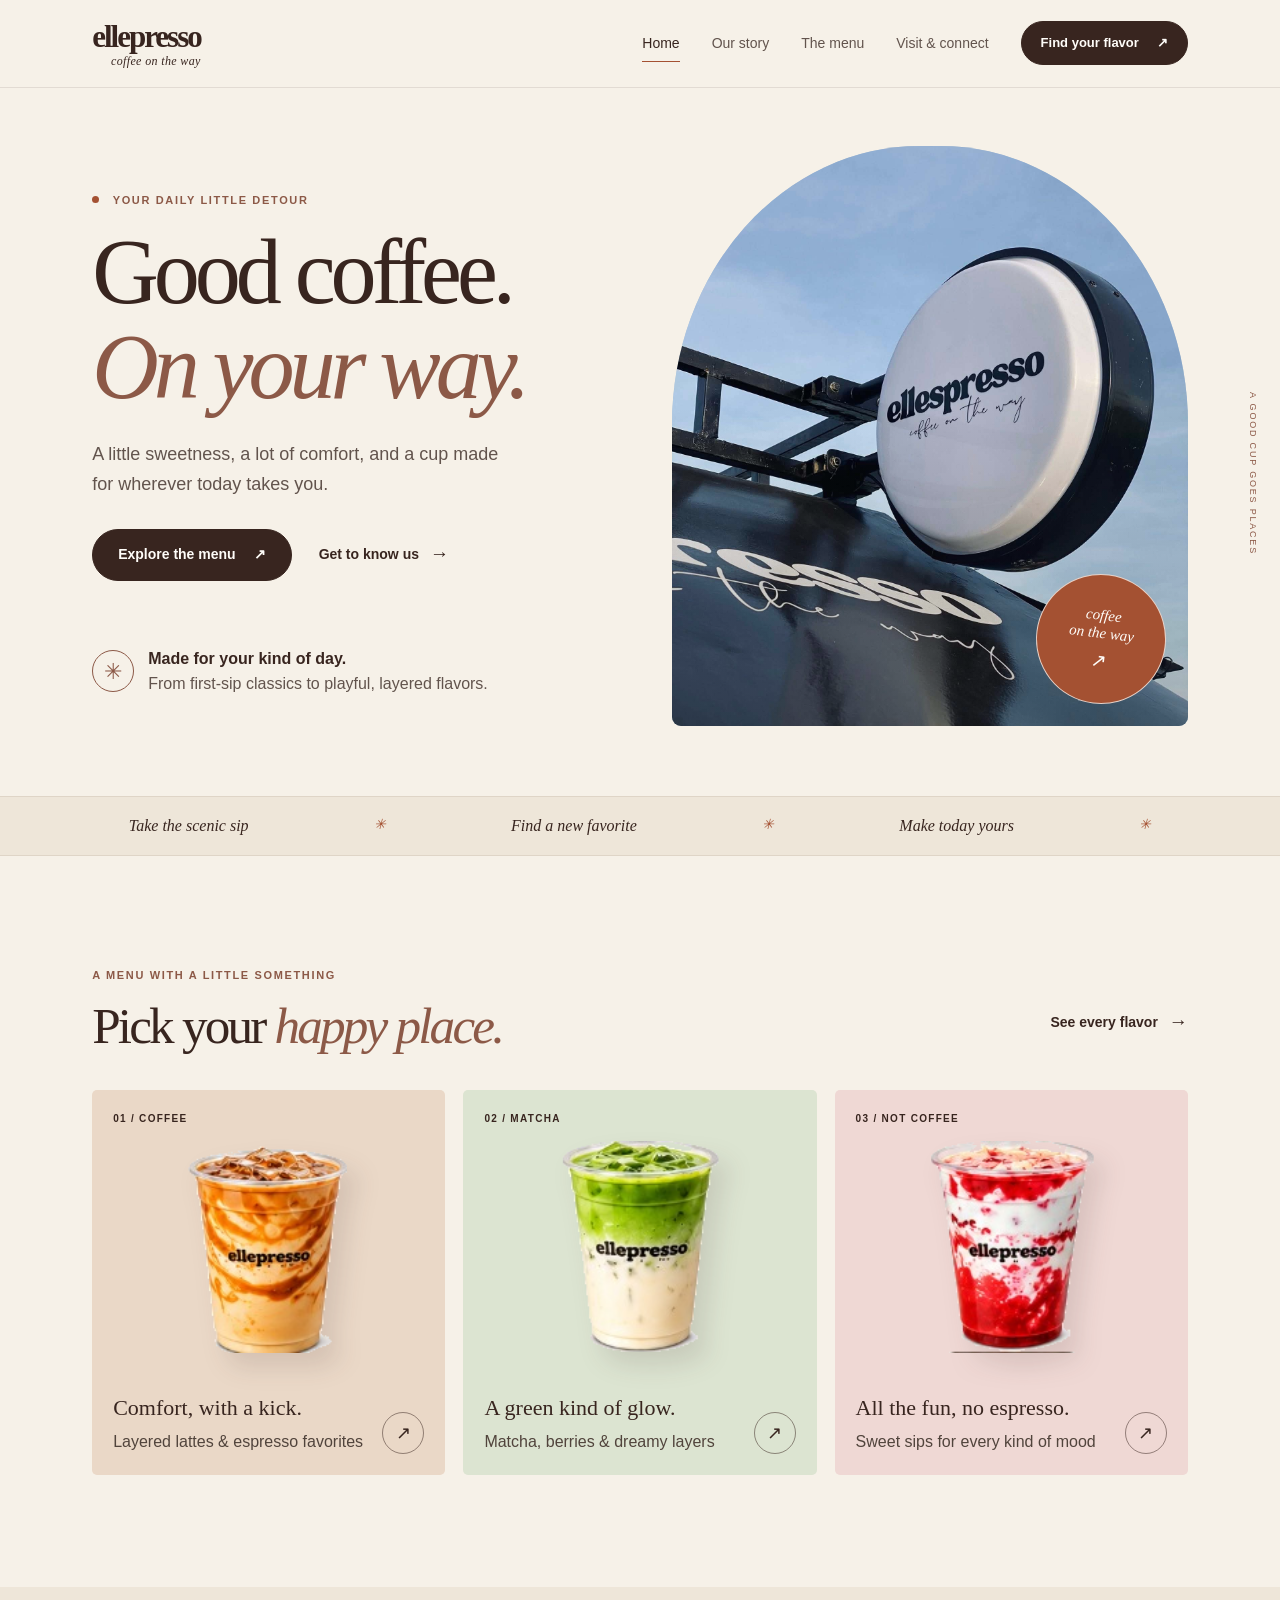
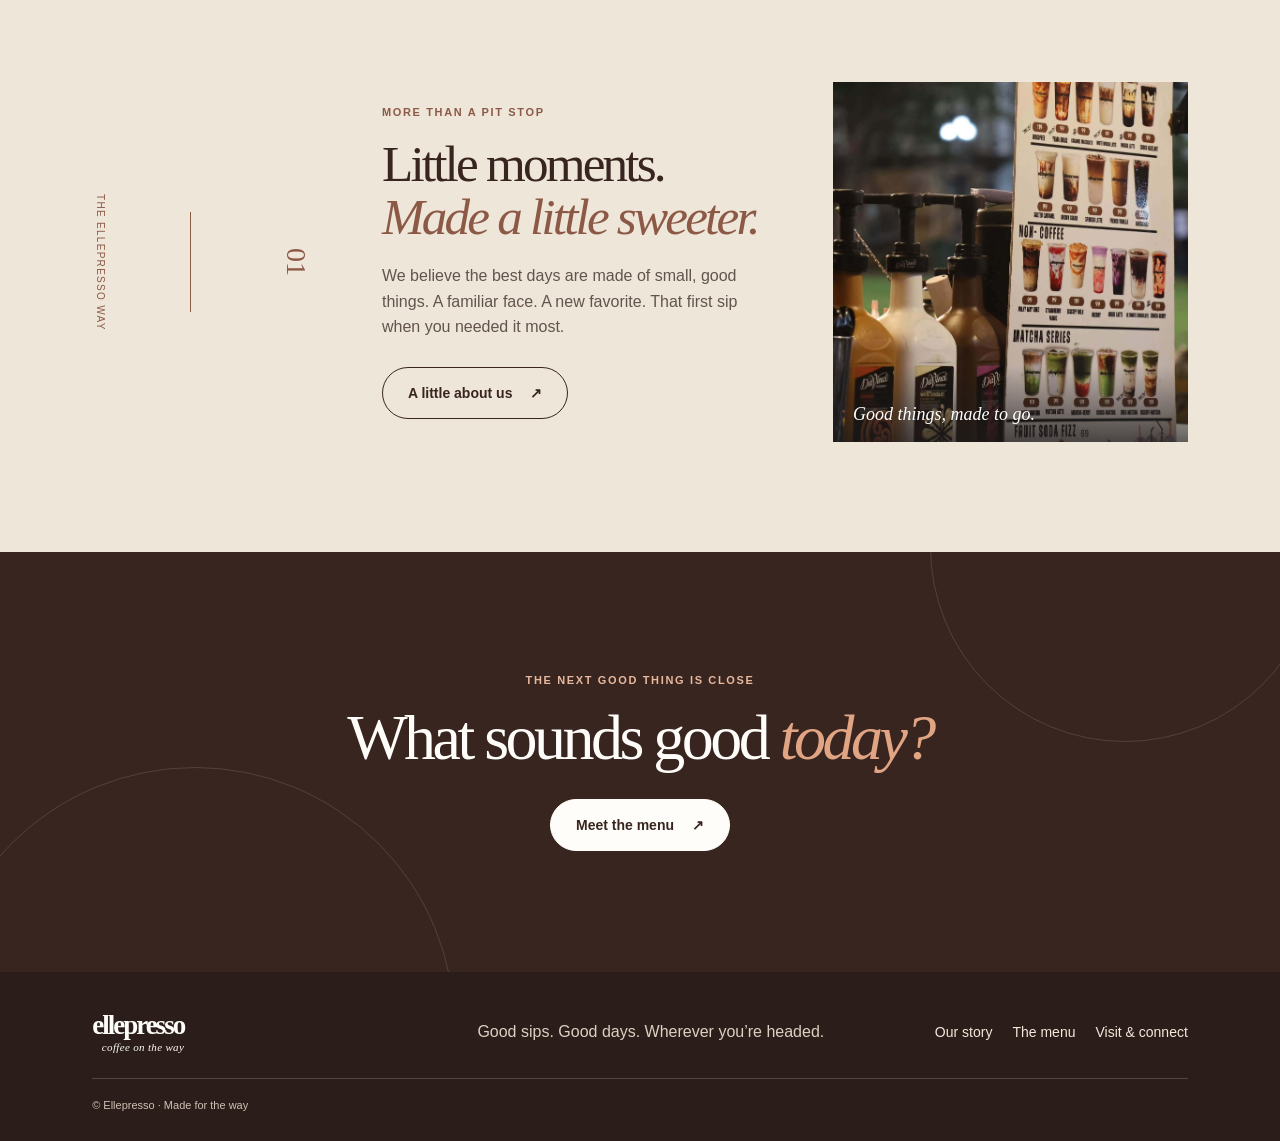
<file: index.html>
<!doctype html>
<html lang="en">
<head>
  <meta charset="utf-8">
  <meta name="viewport" content="width=device-width, initial-scale=1">
  <meta name="theme-color" content="#f6f1e8">
  <meta name="description" content="Ellepresso — coffee on the way. Find your next favorite from our coffee, non-coffee, and matcha menu.">
  <title>Ellepresso — Coffee on the way</title>
  <link rel="stylesheet" href="styles.css">
  <script src="script.js" defer></script>
</head>
<body>
  <a class="skip-link" href="#main">Skip to content</a>
  <header class="site-header">
    <a class="wordmark" href="index.html" aria-label="Ellepresso home">
      <span class="wordmark-name">ellepresso</span>
      <span class="wordmark-tagline">coffee on the way</span>
    </a>
    <button class="menu-toggle" type="button" aria-expanded="false" aria-controls="primary-navigation">
      <span class="sr-only">Open navigation</span><span class="menu-toggle-lines" aria-hidden="true"></span>
    </button>
    <nav class="primary-navigation" id="primary-navigation" aria-label="Main navigation">
      <a class="nav-link active" aria-current="page" href="index.html">Home</a>
      <a class="nav-link" href="about.html">Our story</a>
      <a class="nav-link" href="menu.html">The menu</a>
      <a class="nav-link" href="visit.html">Visit &amp; connect</a>
      <a class="button button-small" href="menu.html">Find your flavor <span aria-hidden="true">↗</span></a>
    </nav>
  </header>

  <main id="main">
    <section class="hero home-hero section-shell">
      <div class="hero-copy">
        <p class="eyebrow"><span class="eyebrow-dot" aria-hidden="true"></span> Your daily little detour</p>
        <h1>Good coffee.<br><em>On your way.</em></h1>
        <p class="hero-intro">A little sweetness, a lot of comfort, and a cup made for wherever today takes you.</p>
        <div class="button-row">
          <a class="button" href="menu.html">Explore the menu <span aria-hidden="true">↗</span></a>
          <a class="text-link" href="about.html">Get to know us <span aria-hidden="true">→</span></a>
        </div>
        <div class="hero-note">
          <span class="note-mark" aria-hidden="true">✳</span>
          <p><strong>Made for your kind of day.</strong><br>From first-sip classics to playful, layered flavors.</p>
        </div>
      </div>
      <figure class="hero-image">
        <img src="assets/ellepresso-storefront.png" alt="Ellepresso's round storefront sign against a bright blue sky">
        <figcaption class="image-stamp"><span>coffee</span><span>on the way</span><span class="stamp-arrow" aria-hidden="true">↗</span></figcaption>
      </figure>
      <span class="hero-side-note" aria-hidden="true">A GOOD CUP GOES PLACES</span>
    </section>

    <section class="ticker" aria-label="Our coffee promise">
      <div class="ticker-inner"><span>Take the scenic sip</span><span aria-hidden="true">✳</span><span>Find a new favorite</span><span aria-hidden="true">✳</span><span>Make today yours</span><span aria-hidden="true">✳</span></div>
    </section>

    <section class="section-shell home-menu-section">
      <div class="section-heading">
        <div>
          <p class="eyebrow">A menu with a little something</p>
          <h2>Pick your <em>happy place.</em></h2>
        </div>
        <a class="text-link" href="menu.html">See every flavor <span aria-hidden="true">→</span></a>
      </div>
      <div class="category-cards">
        <a class="category-card category-coffee" href="menu.html#coffee">
          <span class="category-index">01 / COFFEE</span><span class="category-art"><img src="assets/drinks/biscoff-cutout.png" alt="Ellepresso iced Biscoff coffee with caramel drizzle"></span>
          <span class="category-card-bottom"><span><strong>Comfort, with a kick.</strong><small>Layered lattes &amp; espresso favorites</small></span><span class="round-arrow" aria-hidden="true">↗</span></span>
        </a>
        <a class="category-card category-matcha" href="menu.html#matcha">
          <span class="category-index">02 / MATCHA</span><span class="category-art"><img src="assets/drinks/matcha-latte-cutout.png" alt="Ellepresso iced matcha latte with a green matcha layer"></span>
          <span class="category-card-bottom"><span><strong>A green kind of glow.</strong><small>Matcha, berries &amp; dreamy layers</small></span><span class="round-arrow" aria-hidden="true">↗</span></span>
        </a>
        <a class="category-card category-treats" href="menu.html#non-coffee">
          <span class="category-index">03 / NOT COFFEE</span><span class="category-art"><img src="assets/drinks/strawberry-magic-cutout.png" alt="Ellepresso Strawberry Magic with bright red strawberry layers"></span>
          <span class="category-card-bottom"><span><strong>All the fun, no espresso.</strong><small>Sweet sips for every kind of mood</small></span><span class="round-arrow" aria-hidden="true">↗</span></span>
        </a>
      </div>
    </section>

    <section class="home-story section-shell">
      <div class="story-marker"><span>01</span><span class="marker-line"></span><span>THE ELLEPRESSO WAY</span></div>
      <div class="home-story-copy"><p class="eyebrow">More than a pit stop</p><h2>Little moments.<br><em>Made a little sweeter.</em></h2><p>We believe the best days are made of small, good things. A familiar face. A new favorite. That first sip when you needed it most.</p><a class="button button-outline" href="about.html">A little about us <span aria-hidden="true">↗</span></a></div>
      <figure class="story-photo"><img src="assets/ellepresso-menu-reference.png" alt="The Ellepresso counter menu displaying coffee, non-coffee, matcha, and fruit soda drinks"><figcaption>Good things, made to go.</figcaption></figure>
    </section>

    <section class="home-cta">
      <div class="home-cta-inner"><p class="eyebrow">The next good thing is close</p><h2>What sounds good <em>today?</em></h2><a class="button button-light" href="menu.html">Meet the menu <span aria-hidden="true">↗</span></a></div>
      <span class="cta-orbit orbit-one" aria-hidden="true"></span><span class="cta-orbit orbit-two" aria-hidden="true"></span>
    </section>
  </main>

  <footer class="site-footer">
    <a class="wordmark footer-wordmark" href="index.html"><span class="wordmark-name">ellepresso</span><span class="wordmark-tagline">coffee on the way</span></a>
    <p>Good sips. Good days. Wherever you’re headed.</p>
    <nav aria-label="Footer navigation"><a href="about.html">Our story</a><a href="menu.html">The menu</a><a href="visit.html">Visit &amp; connect</a></nav>
    <small>© Ellepresso · Made for the way</small>
  </footer>
</body>
</html>
</file>
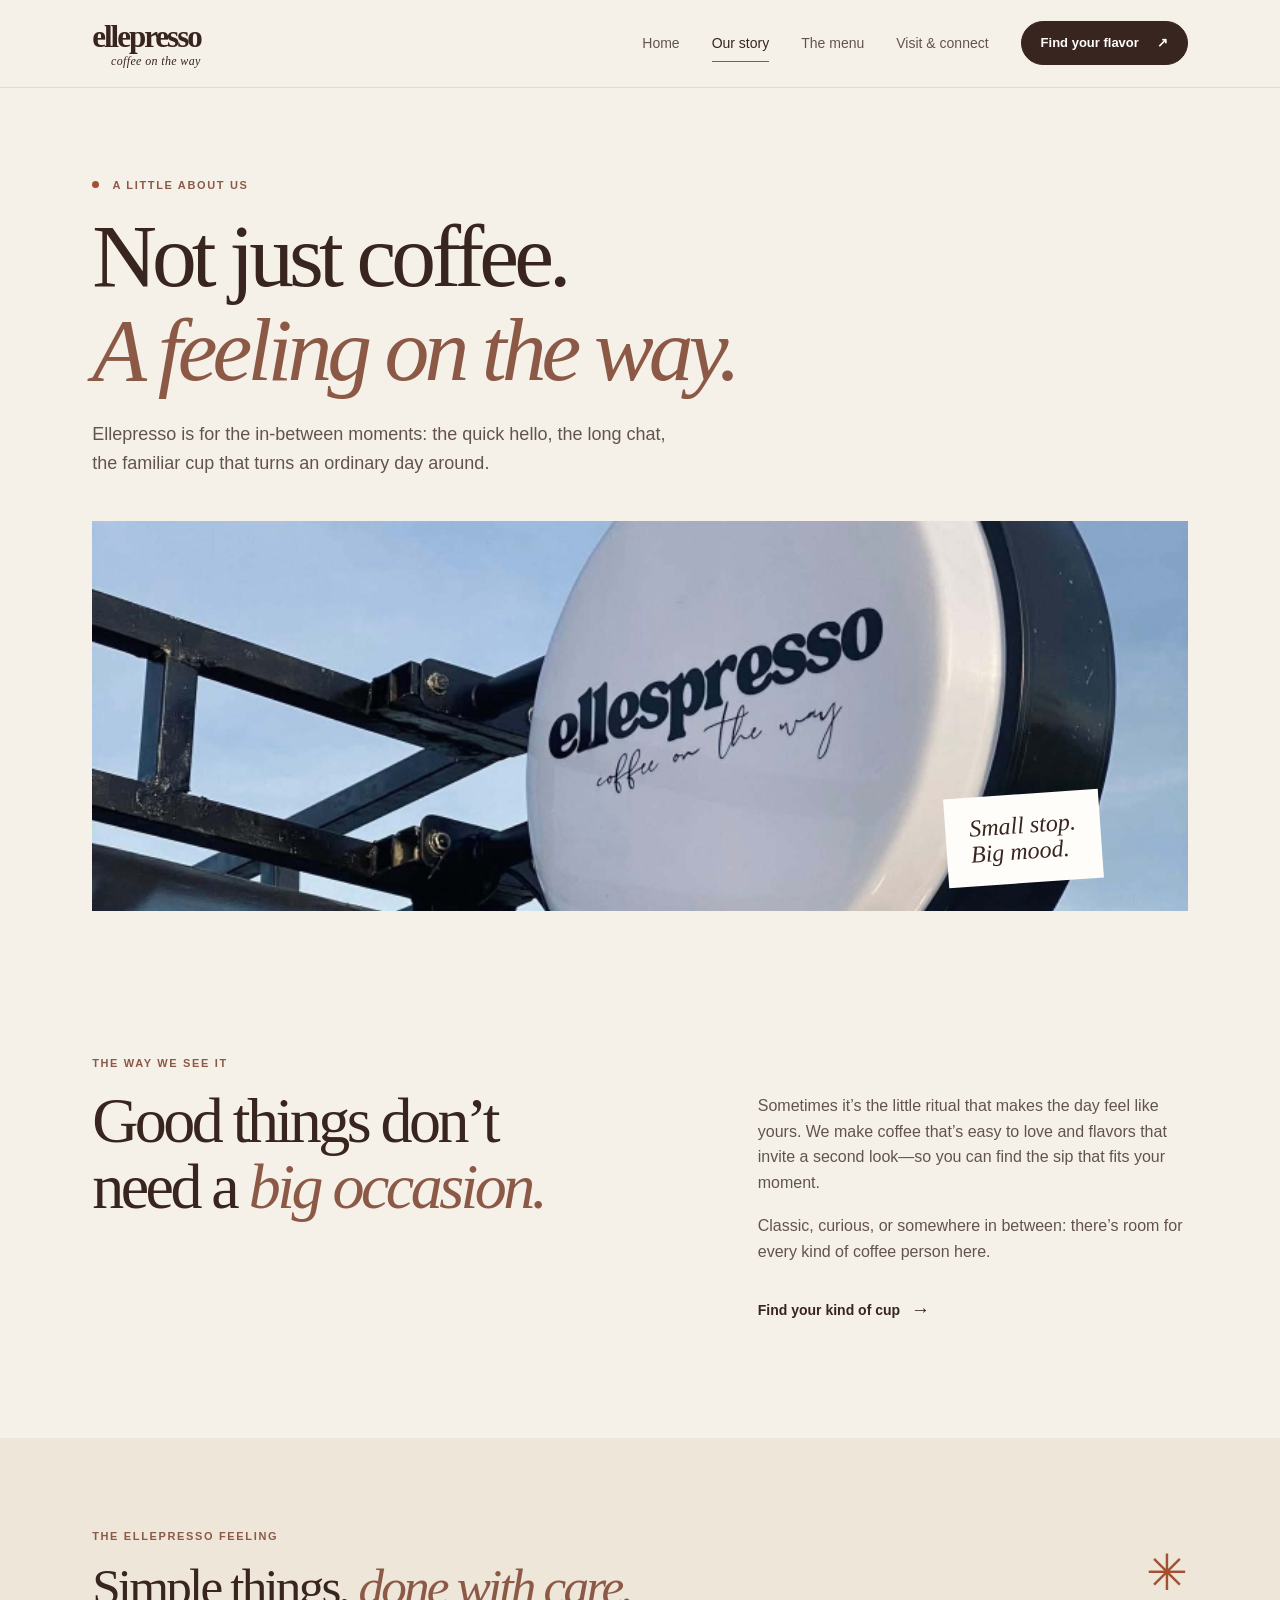
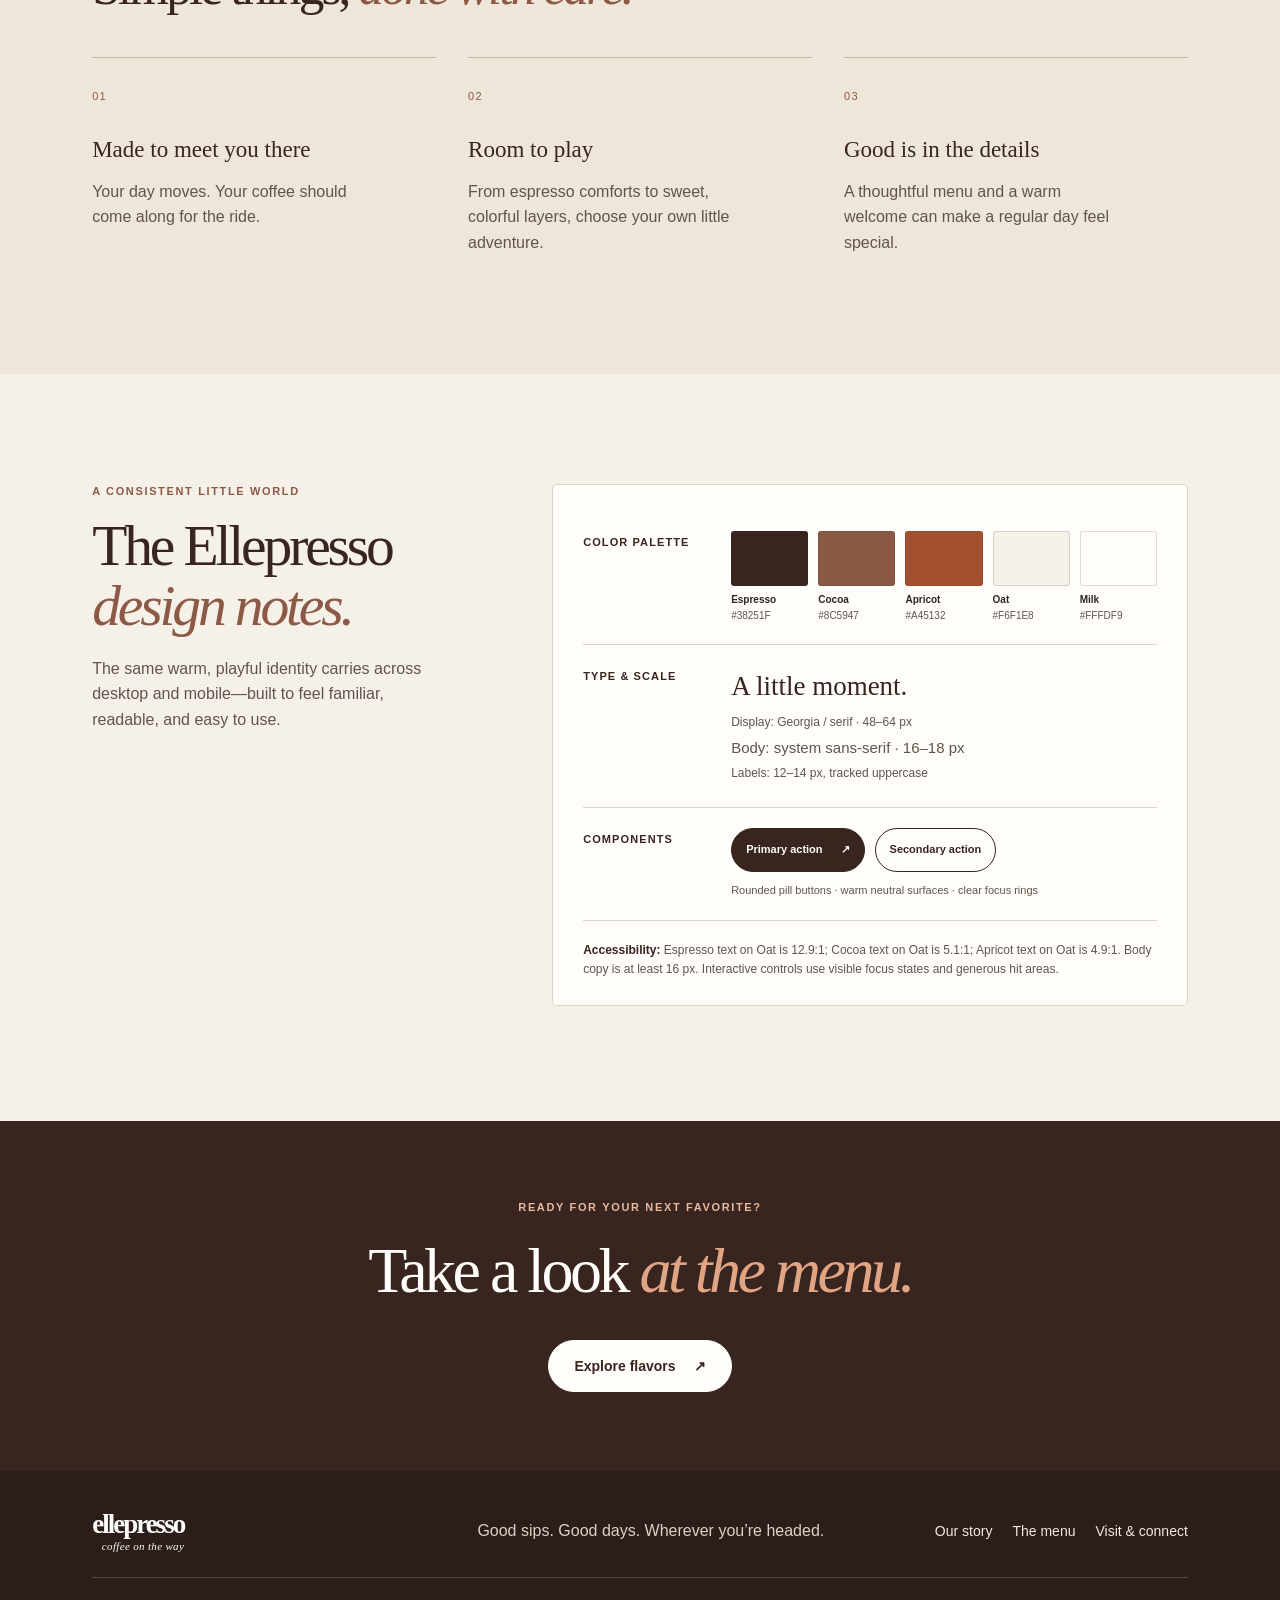
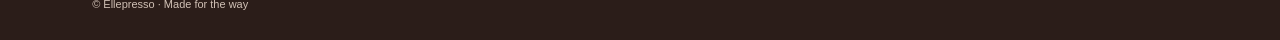
<file: about.html>
<!doctype html>
<html lang="en">
<head>
  <meta charset="utf-8">
  <meta name="viewport" content="width=device-width, initial-scale=1">
  <meta name="theme-color" content="#f6f1e8">
  <meta name="description" content="Meet Ellepresso: coffee on the way, made for small moments and good days.">
  <title>Our story — Ellepresso</title>
  <link rel="stylesheet" href="styles.css">
  <script src="script.js" defer></script>
</head>
<body>
  <a class="skip-link" href="#main">Skip to content</a>
  <header class="site-header">
    <a class="wordmark" href="index.html" aria-label="Ellepresso home"><span class="wordmark-name">ellepresso</span><span class="wordmark-tagline">coffee on the way</span></a>
    <button class="menu-toggle" type="button" aria-expanded="false" aria-controls="primary-navigation"><span class="sr-only">Open navigation</span><span class="menu-toggle-lines" aria-hidden="true"></span></button>
    <nav class="primary-navigation" id="primary-navigation" aria-label="Main navigation">
      <a class="nav-link" href="index.html">Home</a><a class="nav-link active" aria-current="page" href="about.html">Our story</a><a class="nav-link" href="menu.html">The menu</a><a class="nav-link" href="visit.html">Visit &amp; connect</a><a class="button button-small" href="menu.html">Find your flavor <span aria-hidden="true">↗</span></a>
    </nav>
  </header>
  <main id="main">
    <section class="page-hero section-shell story-page-hero">
      <p class="eyebrow"><span class="eyebrow-dot" aria-hidden="true"></span> A little about us</p>
      <h1>Not just coffee.<br><em>A feeling on the way.</em></h1>
      <p class="page-intro">Ellepresso is for the in-between moments: the quick hello, the long chat, the familiar cup that turns an ordinary day around.</p>
      <div class="story-hero-image"><img src="assets/ellepresso-storefront.png" alt="The Ellepresso round sign on the side of its dark coffee cart, beneath a blue sky"><span>Small stop.<br>Big mood.</span></div>
    </section>
    <section class="about-manifesto section-shell">
      <div><p class="eyebrow">The way we see it</p><h2>Good things don’t<br>need a <em>big occasion.</em></h2></div>
      <div class="manifesto-copy"><p>Sometimes it’s the little ritual that makes the day feel like yours. We make coffee that’s easy to love and flavors that invite a second look—so you can find the sip that fits your moment.</p><p>Classic, curious, or somewhere in between: there’s room for every kind of coffee person here.</p><a class="text-link" href="menu.html">Find your kind of cup <span aria-hidden="true">→</span></a></div>
    </section>
    <section class="values-section">
      <div class="section-shell">
        <div class="section-heading"><div><p class="eyebrow">The Ellepresso feeling</p><h2>Simple things, <em>done with care.</em></h2></div><span class="values-star" aria-hidden="true">✳</span></div>
        <div class="values-grid">
          <article class="value-card"><span class="value-number">01</span><h3>Made to meet you there</h3><p>Your day moves. Your coffee should come along for the ride.</p></article>
          <article class="value-card"><span class="value-number">02</span><h3>Room to play</h3><p>From espresso comforts to sweet, colorful layers, choose your own little adventure.</p></article>
          <article class="value-card"><span class="value-number">03</span><h3>Good is in the details</h3><p>A thoughtful menu and a warm welcome can make a regular day feel special.</p></article>
        </div>
      </div>
    </section>
    <section class="design-system-section section-shell">
      <div class="design-system-intro"><p class="eyebrow">A consistent little world</p><h2>The Ellepresso<br><em>design notes.</em></h2><p>The same warm, playful identity carries across desktop and mobile—built to feel familiar, readable, and easy to use.</p></div>
      <div class="design-system-board">
        <div class="system-row palette-row"><h3>Color palette</h3><div class="swatches">
          <div class="swatch"><span style="--swatch:#38251f"></span><b>Espresso</b><small>#38251F</small></div>
          <div class="swatch"><span style="--swatch:#8c5947"></span><b>Cocoa</b><small>#8C5947</small></div>
          <div class="swatch"><span style="--swatch:#a45132"></span><b>Apricot</b><small>#A45132</small></div>
          <div class="swatch"><span style="--swatch:#f6f1e8"></span><b>Oat</b><small>#F6F1E8</small></div>
          <div class="swatch"><span style="--swatch:#fffdf9"></span><b>Milk</b><small>#FFFDF9</small></div>
        </div></div>
        <div class="system-row type-row"><h3>Type &amp; scale</h3><div><p class="type-display">A little moment.</p><p>Display: Georgia / serif · 48–64 px</p><p class="type-body">Body: system sans-serif · 16–18 px</p><p class="type-caption">Labels: 12–14 px, tracked uppercase</p></div></div>
        <div class="system-row component-row"><h3>Components</h3><div><button class="button" type="button">Primary action <span aria-hidden="true">↗</span></button><button class="button button-outline" type="button">Secondary action</button><p class="component-note">Rounded pill buttons · warm neutral surfaces · clear focus rings</p></div></div>
        <p class="contrast-note"><strong>Accessibility:</strong> Espresso text on Oat is 12.9:1; Cocoa text on Oat is 5.1:1; Apricot text on Oat is 4.9:1. Body copy is at least 16 px. Interactive controls use visible focus states and generous hit areas.</p>
      </div>
    </section>
    <section class="page-bottom-cta"><p class="eyebrow">Ready for your next favorite?</p><h2>Take a look <em>at the menu.</em></h2><a class="button button-light" href="menu.html">Explore flavors <span aria-hidden="true">↗</span></a></section>
  </main>
  <footer class="site-footer"><a class="wordmark footer-wordmark" href="index.html"><span class="wordmark-name">ellepresso</span><span class="wordmark-tagline">coffee on the way</span></a><p>Good sips. Good days. Wherever you’re headed.</p><nav aria-label="Footer navigation"><a href="about.html">Our story</a><a href="menu.html">The menu</a><a href="visit.html">Visit &amp; connect</a></nav><small>© Ellepresso · Made for the way</small></footer>
</body>
</html>
</file>
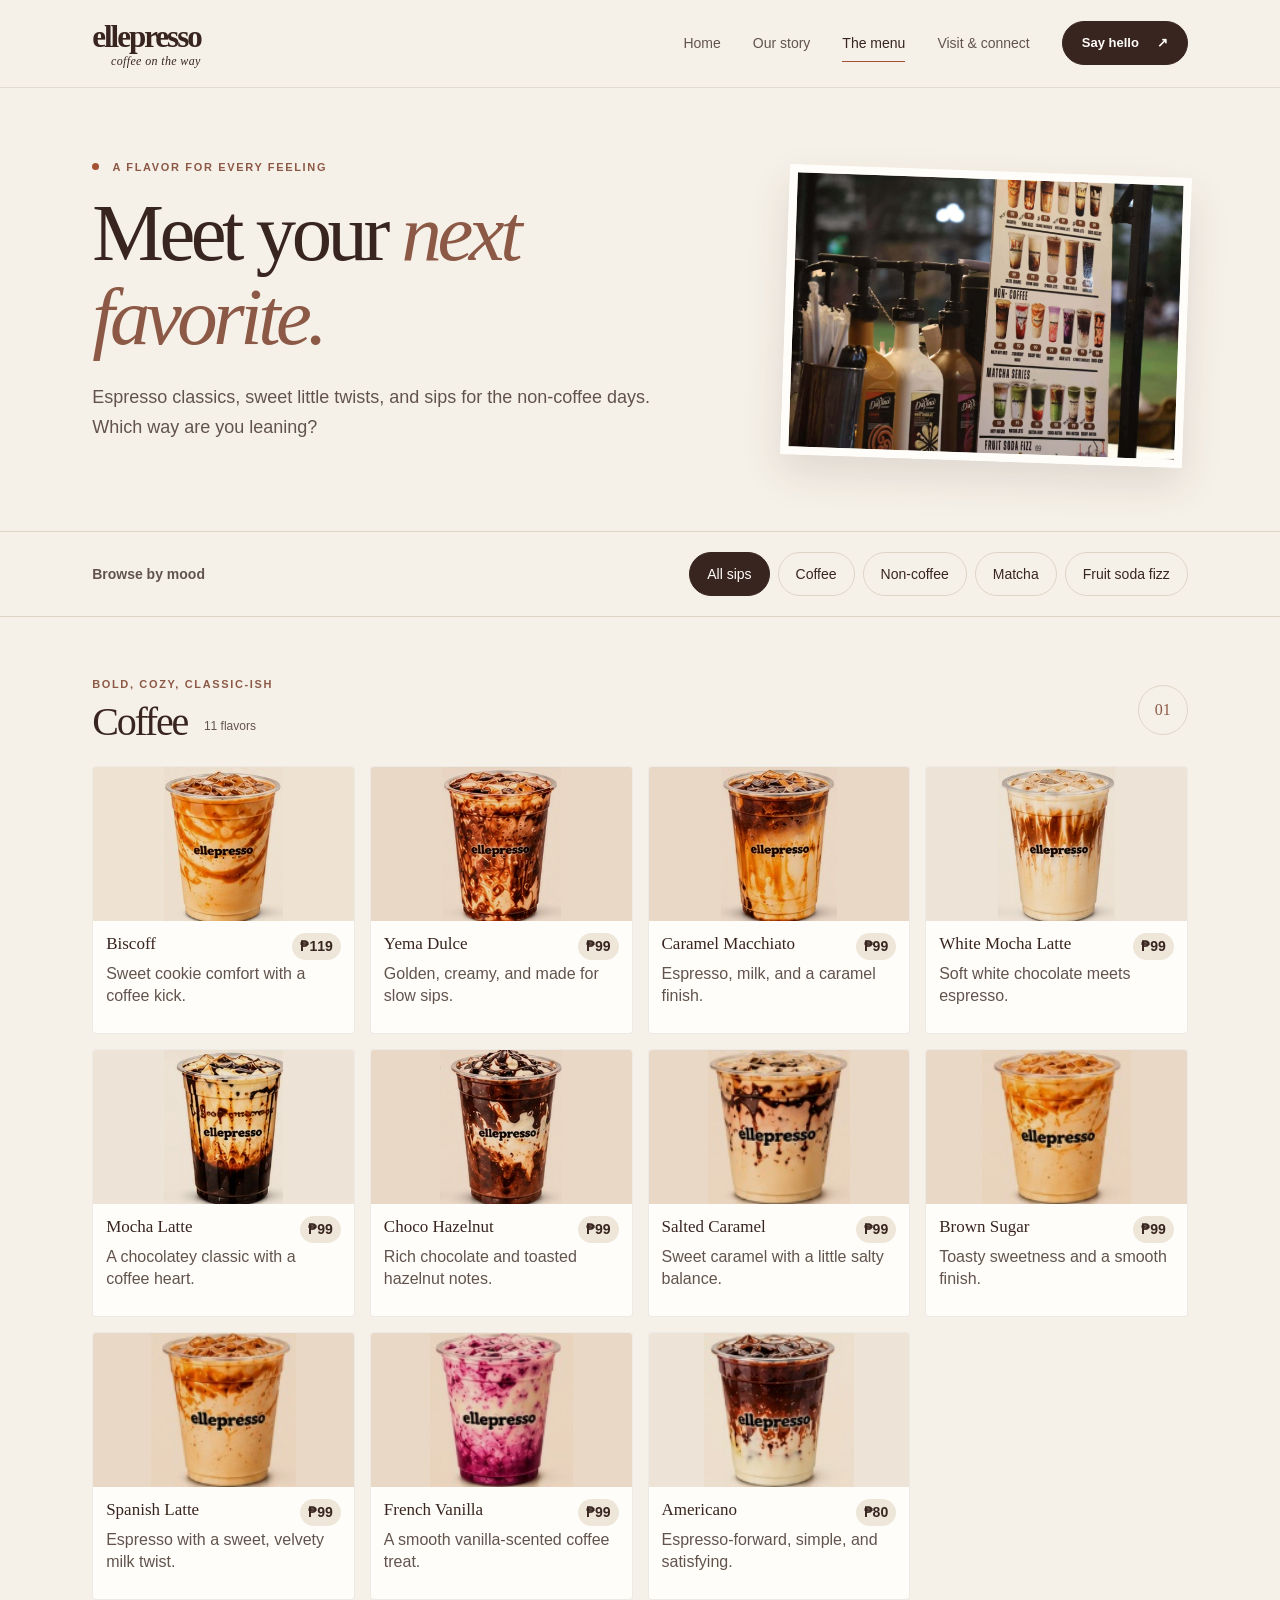
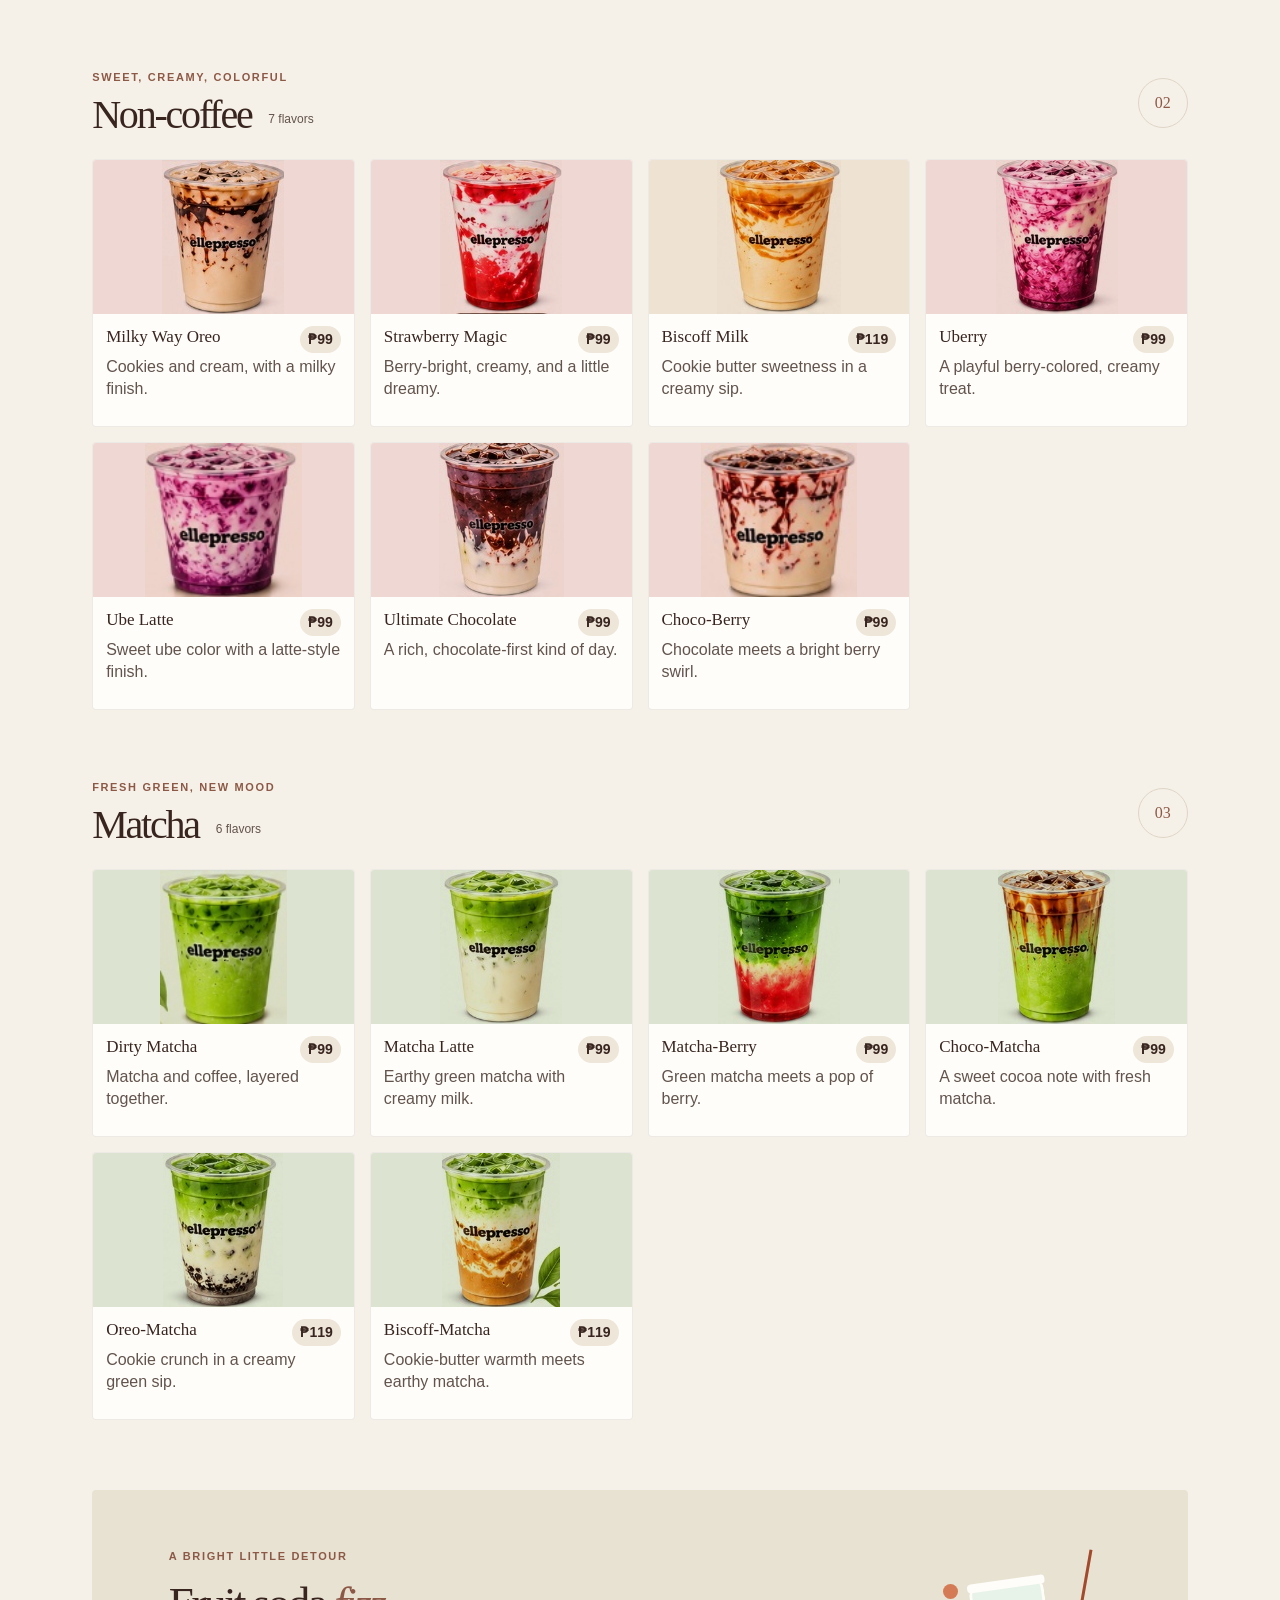
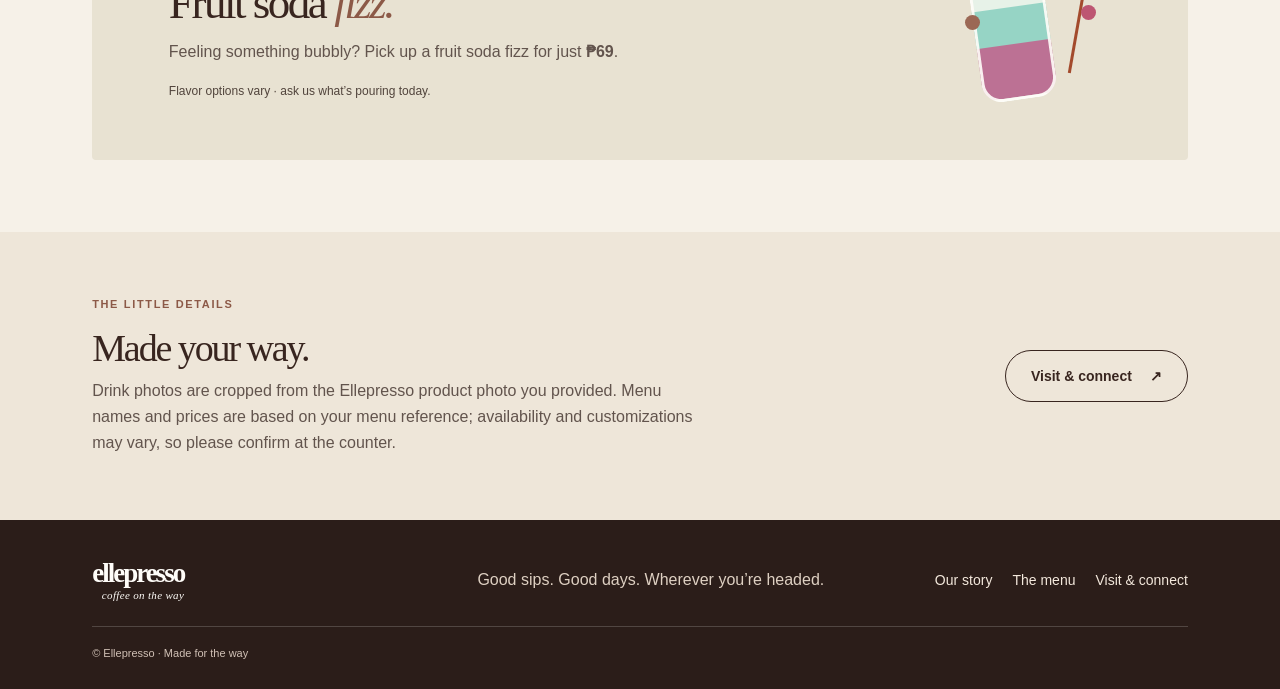
<file: menu.html>
<!doctype html>
<html lang="en">
<head>
  <meta charset="utf-8">
  <meta name="viewport" content="width=device-width, initial-scale=1">
  <meta name="theme-color" content="#f6f1e8">
  <meta name="description" content="Explore Ellepresso coffee, non-coffee, matcha, and fruit soda flavors.">
  <title>The menu — Ellepresso</title>
  <link rel="stylesheet" href="styles.css">
  <script src="script.js" defer></script>
</head>
<body>
  <a class="skip-link" href="#main">Skip to content</a>
  <header class="site-header">
    <a class="wordmark" href="index.html" aria-label="Ellepresso home"><span class="wordmark-name">ellepresso</span><span class="wordmark-tagline">coffee on the way</span></a>
    <button class="menu-toggle" type="button" aria-expanded="false" aria-controls="primary-navigation"><span class="sr-only">Open navigation</span><span class="menu-toggle-lines" aria-hidden="true"></span></button>
    <nav class="primary-navigation" id="primary-navigation" aria-label="Main navigation">
      <a class="nav-link" href="index.html">Home</a><a class="nav-link" href="about.html">Our story</a><a class="nav-link active" aria-current="page" href="menu.html">The menu</a><a class="nav-link" href="visit.html">Visit &amp; connect</a><a class="button button-small" href="visit.html">Say hello <span aria-hidden="true">↗</span></a>
    </nav>
  </header>
  <main id="main">
    <section class="menu-hero section-shell">
      <div><p class="eyebrow"><span class="eyebrow-dot" aria-hidden="true"></span> A flavor for every feeling</p><h1>Meet your <em>next favorite.</em></h1><p class="page-intro">Espresso classics, sweet little twists, and sips for the non-coffee days. Which way are you leaning?</p></div>
      <figure class="menu-hero-photo"><img src="assets/ellepresso-menu-reference.png" alt="At the counter, Ellepresso's printed menu displays coffee, non-coffee, matcha, and fruit soda drinks"></figure>
    </section>
    <nav class="menu-filter section-shell" aria-label="Filter menu categories">
      <span>Browse by mood</span>
      <div class="filter-options"><button class="filter-button is-selected" type="button" data-filter="all" aria-pressed="true">All sips</button><button class="filter-button" type="button" data-filter="coffee" aria-pressed="false">Coffee</button><button class="filter-button" type="button" data-filter="non-coffee" aria-pressed="false">Non-coffee</button><button class="filter-button" type="button" data-filter="matcha" aria-pressed="false">Matcha</button><button class="filter-button" type="button" data-filter="fizz" aria-pressed="false">Fruit soda fizz</button></div>
    </nav>
    <div class="menu-groups section-shell">
      <section class="menu-group" id="coffee" data-category="coffee">
        <div class="menu-group-heading"><div><p class="eyebrow">Bold, cozy, classic-ish</p><h2>Coffee <span>11 flavors</span></h2></div><span class="menu-group-symbol coffee-symbol" aria-hidden="true">01</span></div>
        <div class="drink-grid">
          <article class="drink-card"><span class="drink-art drink-biscoff"><img src="assets/drinks/biscoff.jpg" alt="Photo of Ellepresso's Biscoff coffee"></span><div class="drink-info"><h3>Biscoff</h3><p>Sweet cookie comfort with a coffee kick.</p><span class="price">₱119</span></div></article>
          <article class="drink-card"><span class="drink-art drink-yema"><img src="assets/drinks/yema-dulce.jpg" alt="Photo of Ellepresso's Yema Dulce coffee"></span><div class="drink-info"><h3>Yema Dulce</h3><p>Golden, creamy, and made for slow sips.</p><span class="price">₱99</span></div></article>
          <article class="drink-card"><span class="drink-art drink-caramel"><img src="assets/drinks/caramel-macchiato.jpg" alt="Photo of Ellepresso's Caramel Macchiato"></span><div class="drink-info"><h3>Caramel Macchiato</h3><p>Espresso, milk, and a caramel finish.</p><span class="price">₱99</span></div></article>
          <article class="drink-card"><span class="drink-art drink-white-mocha"><img src="assets/drinks/white-mocha-latte.jpg" alt="Photo of Ellepresso's White Mocha Latte"></span><div class="drink-info"><h3>White Mocha Latte</h3><p>Soft white chocolate meets espresso.</p><span class="price">₱99</span></div></article>
          <article class="drink-card"><span class="drink-art drink-mocha"><img src="assets/drinks/mocha-latte.jpg" alt="Photo of Ellepresso's Mocha Latte"></span><div class="drink-info"><h3>Mocha Latte</h3><p>A chocolatey classic with a coffee heart.</p><span class="price">₱99</span></div></article>
          <article class="drink-card"><span class="drink-art drink-hazelnut"><img src="assets/drinks/choco-hazelnut.jpg" alt="Photo of Ellepresso's Choco Hazelnut coffee"></span><div class="drink-info"><h3>Choco Hazelnut</h3><p>Rich chocolate and toasted hazelnut notes.</p><span class="price">₱99</span></div></article>
          <article class="drink-card"><span class="drink-art drink-salted"><img src="assets/drinks/salted-caramel.jpg" alt="Photo of Ellepresso's Salted Caramel coffee"></span><div class="drink-info"><h3>Salted Caramel</h3><p>Sweet caramel with a little salty balance.</p><span class="price">₱99</span></div></article>
          <article class="drink-card"><span class="drink-art drink-brown-sugar"><img src="assets/drinks/brown-sugar.jpg" alt="Photo of Ellepresso's Brown Sugar coffee"></span><div class="drink-info"><h3>Brown Sugar</h3><p>Toasty sweetness and a smooth finish.</p><span class="price">₱99</span></div></article>
          <article class="drink-card"><span class="drink-art drink-spanish"><img src="assets/drinks/spanish-latte.jpg" alt="Photo of Ellepresso's Spanish Latte"></span><div class="drink-info"><h3>Spanish Latte</h3><p>Espresso with a sweet, velvety milk twist.</p><span class="price">₱99</span></div></article>
          <article class="drink-card"><span class="drink-art drink-vanilla"><img src="assets/drinks/french-vanilla.jpg" alt="Photo of Ellepresso's French Vanilla coffee"></span><div class="drink-info"><h3>French Vanilla</h3><p>A smooth vanilla-scented coffee treat.</p><span class="price">₱99</span></div></article>
          <article class="drink-card"><span class="drink-art drink-americano"><img src="assets/drinks/americano.jpg" alt="Photo of Ellepresso's Americano"></span><div class="drink-info"><h3>Americano</h3><p>Espresso-forward, simple, and satisfying.</p><span class="price">₱80</span></div></article>
        </div>
      </section>
      <section class="menu-group" id="non-coffee" data-category="non-coffee">
        <div class="menu-group-heading"><div><p class="eyebrow">Sweet, creamy, colorful</p><h2>Non-coffee <span>7 flavors</span></h2></div><span class="menu-group-symbol noncoffee-symbol" aria-hidden="true">02</span></div>
        <div class="drink-grid">
          <article class="drink-card"><span class="drink-art drink-oreo"><img src="assets/drinks/milky-way-oreo.jpg" alt="Photo of Ellepresso's Milky Way Oreo"></span><div class="drink-info"><h3>Milky Way Oreo</h3><p>Cookies and cream, with a milky finish.</p><span class="price">₱99</span></div></article>
          <article class="drink-card"><span class="drink-art drink-strawberry"><img src="assets/drinks/strawberry-magic.jpg" alt="Photo of Ellepresso's Strawberry Magic"></span><div class="drink-info"><h3>Strawberry Magic</h3><p>Berry-bright, creamy, and a little dreamy.</p><span class="price">₱99</span></div></article>
          <article class="drink-card"><span class="drink-art drink-biscoff"><img src="assets/drinks/biscoff-milk.jpg" alt="Photo of Ellepresso's Biscoff Milk"></span><div class="drink-info"><h3>Biscoff Milk</h3><p>Cookie butter sweetness in a creamy sip.</p><span class="price">₱119</span></div></article>
          <article class="drink-card"><span class="drink-art drink-ube"><img src="assets/drinks/uberry.jpg" alt="Photo of Ellepresso's Uberry"></span><div class="drink-info"><h3>Uberry</h3><p>A playful berry-colored, creamy treat.</p><span class="price">₱99</span></div></article>
          <article class="drink-card"><span class="drink-art drink-ube"><img src="assets/drinks/ube-latte.jpg" alt="Photo of Ellepresso's Ube Latte"></span><div class="drink-info"><h3>Ube Latte</h3><p>Sweet ube color with a latte-style finish.</p><span class="price">₱99</span></div></article>
          <article class="drink-card"><span class="drink-art drink-chocolate"><img src="assets/drinks/ultimate-chocolate.jpg" alt="Photo of Ellepresso's Ultimate Chocolate"></span><div class="drink-info"><h3>Ultimate Chocolate</h3><p>A rich, chocolate-first kind of day.</p><span class="price">₱99</span></div></article>
          <article class="drink-card"><span class="drink-art drink-choco-berry"><img src="assets/drinks/choco-berry.jpg" alt="Photo of Ellepresso's Choco-Berry"></span><div class="drink-info"><h3>Choco-Berry</h3><p>Chocolate meets a bright berry swirl.</p><span class="price">₱99</span></div></article>
        </div>
      </section>
      <section class="menu-group" id="matcha" data-category="matcha">
        <div class="menu-group-heading"><div><p class="eyebrow">Fresh green, new mood</p><h2>Matcha <span>6 flavors</span></h2></div><span class="menu-group-symbol matcha-symbol" aria-hidden="true">03</span></div>
        <div class="drink-grid">
          <article class="drink-card"><span class="drink-art drink-dirty-matcha"><img src="assets/drinks/dirty-matcha.jpg" alt="Photo of Ellepresso's Dirty Matcha"></span><div class="drink-info"><h3>Dirty Matcha</h3><p>Matcha and coffee, layered together.</p><span class="price">₱99</span></div></article>
          <article class="drink-card"><span class="drink-art drink-matcha"><img src="assets/drinks/matcha-latte.jpg" alt="Photo of Ellepresso's Matcha Latte"></span><div class="drink-info"><h3>Matcha Latte</h3><p>Earthy green matcha with creamy milk.</p><span class="price">₱99</span></div></article>
          <article class="drink-card"><span class="drink-art drink-matcha-berry"><img src="assets/drinks/matcha-berry.jpg" alt="Photo of Ellepresso's Matcha-Berry"></span><div class="drink-info"><h3>Matcha-Berry</h3><p>Green matcha meets a pop of berry.</p><span class="price">₱99</span></div></article>
          <article class="drink-card"><span class="drink-art drink-choco-matcha"><img src="assets/drinks/choco-matcha.jpg" alt="Photo of Ellepresso's Choco-Matcha"></span><div class="drink-info"><h3>Choco-Matcha</h3><p>A sweet cocoa note with fresh matcha.</p><span class="price">₱99</span></div></article>
          <article class="drink-card"><span class="drink-art drink-oreo-matcha"><img src="assets/drinks/oreo-matcha.jpg" alt="Photo of Ellepresso's Oreo-Matcha"></span><div class="drink-info"><h3>Oreo-Matcha</h3><p>Cookie crunch in a creamy green sip.</p><span class="price">₱119</span></div></article>
          <article class="drink-card"><span class="drink-art drink-biscoff-matcha"><img src="assets/drinks/biscoff-matcha.jpg" alt="Photo of Ellepresso's Biscoff-Matcha"></span><div class="drink-info"><h3>Biscoff-Matcha</h3><p>Cookie-butter warmth meets earthy matcha.</p><span class="price">₱119</span></div></article>
        </div>
      </section>
      <section class="menu-group fizz-group" id="fizz" data-category="fizz">
        <div class="fizz-copy"><p class="eyebrow">A bright little detour</p><h2>Fruit soda <em>fizz.</em></h2><p>Feeling something bubbly? Pick up a fruit soda fizz for just <strong>₱69</strong>.</p><span class="fizz-flavors">Flavor options vary · ask us what’s pouring today.</span></div>
        <span class="fizz-art" aria-hidden="true"><i></i><b></b><em></em></span>
      </section>
    </div>
    <section class="menu-note">        <div><p class="eyebrow">The little details</p><h2>Made your way.</h2><p>Drink photos are cropped from the Ellepresso product photo you provided. Menu names and prices are based on your menu reference; availability and customizations may vary, so please confirm at the counter.</p></div><a class="button button-outline" href="visit.html">Visit &amp; connect <span aria-hidden="true">↗</span></a></section>
  </main>
  <footer class="site-footer"><a class="wordmark footer-wordmark" href="index.html"><span class="wordmark-name">ellepresso</span><span class="wordmark-tagline">coffee on the way</span></a><p>Good sips. Good days. Wherever you’re headed.</p><nav aria-label="Footer navigation"><a href="about.html">Our story</a><a href="menu.html">The menu</a><a href="visit.html">Visit &amp; connect</a></nav><small>© Ellepresso · Made for the way</small></footer>
</body>
</html>
</file>
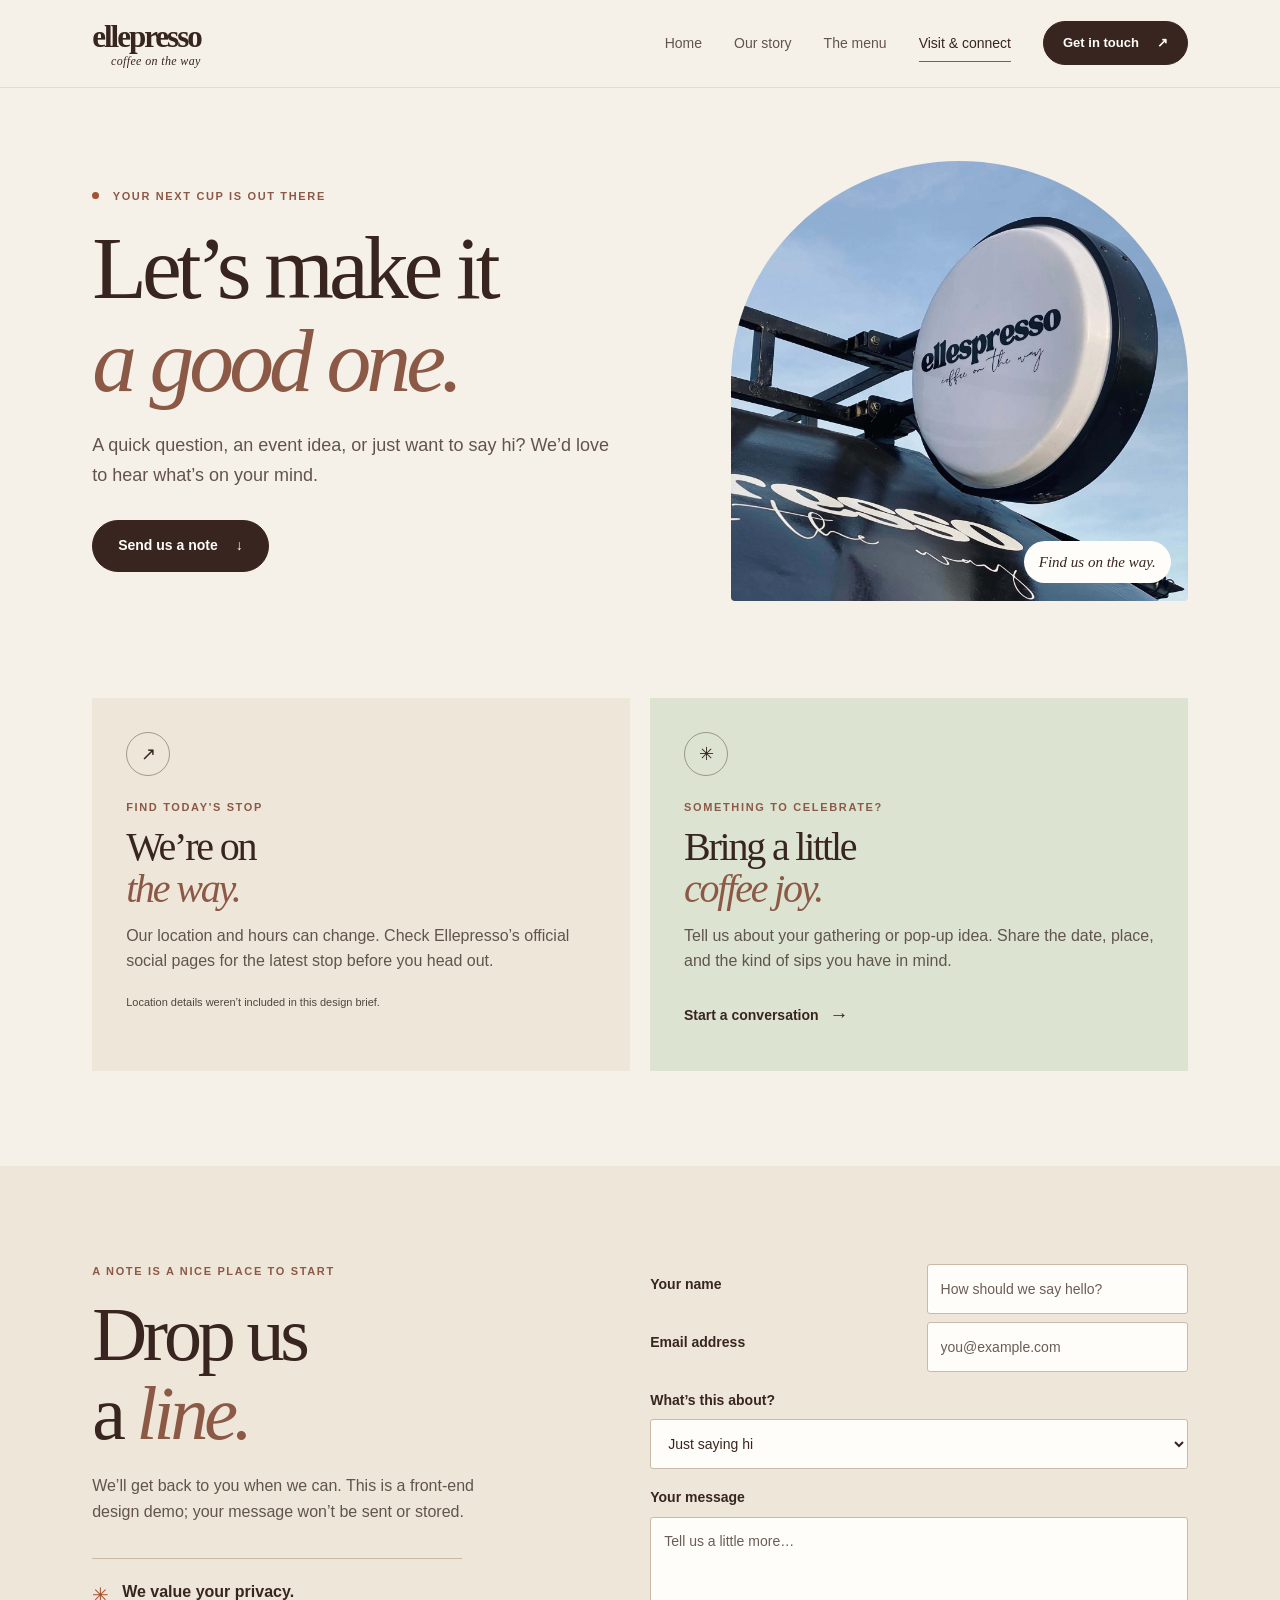
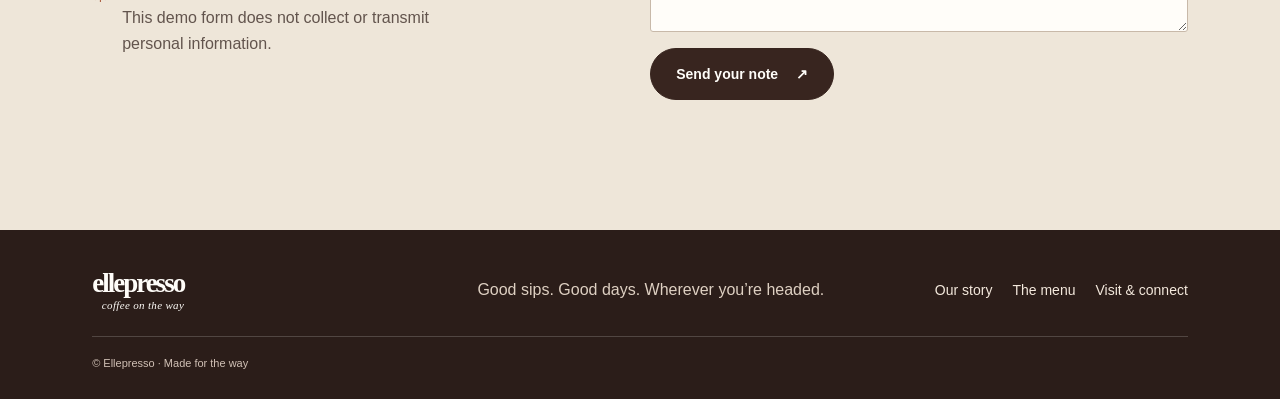
<file: visit.html>
<!doctype html>
<html lang="en">
<head>
  <meta charset="utf-8">
  <meta name="viewport" content="width=device-width, initial-scale=1">
  <meta name="theme-color" content="#f6f1e8">
  <meta name="description" content="Get in touch with Ellepresso and plan your next coffee stop.">
  <title>Visit &amp; connect — Ellepresso</title>
  <link rel="stylesheet" href="styles.css">
  <script src="script.js" defer></script>
</head>
<body>
  <a class="skip-link" href="#main">Skip to content</a>
  <header class="site-header">
    <a class="wordmark" href="index.html" aria-label="Ellepresso home"><span class="wordmark-name">ellepresso</span><span class="wordmark-tagline">coffee on the way</span></a>
    <button class="menu-toggle" type="button" aria-expanded="false" aria-controls="primary-navigation"><span class="sr-only">Open navigation</span><span class="menu-toggle-lines" aria-hidden="true"></span></button>
    <nav class="primary-navigation" id="primary-navigation" aria-label="Main navigation">
      <a class="nav-link" href="index.html">Home</a><a class="nav-link" href="about.html">Our story</a><a class="nav-link" href="menu.html">The menu</a><a class="nav-link active" aria-current="page" href="visit.html">Visit &amp; connect</a><a class="button button-small" href="#contact-form">Get in touch <span aria-hidden="true">↗</span></a>
    </nav>
  </header>
  <main id="main">
    <section class="visit-hero section-shell">
      <div class="visit-hero-copy"><p class="eyebrow"><span class="eyebrow-dot" aria-hidden="true"></span> Your next cup is out there</p><h1>Let’s make it<br><em>a good one.</em></h1><p class="page-intro">A quick question, an event idea, or just want to say hi? We’d love to hear what’s on your mind.</p><a class="button" href="#contact-form">Send us a note <span aria-hidden="true">↓</span></a></div>
      <figure class="visit-hero-photo"><img src="assets/ellepresso-storefront.png" alt="Ellepresso coffee cart exterior and round storefront sign"><figcaption>Find us on the way.</figcaption></figure>
    </section>
    <section class="visit-details section-shell">
      <div class="visit-card location-card"><span class="visit-icon" aria-hidden="true">↗</span><p class="eyebrow">Find today's stop</p><h2>We’re on<br><em>the way.</em></h2><p>Our location and hours can change. Check Ellepresso’s official social pages for the latest stop before you head out.</p><span class="detail-note">Location details weren’t included in this design brief.</span></div>
      <div class="visit-card event-card"><span class="visit-icon" aria-hidden="true">✳</span><p class="eyebrow">Something to celebrate?</p><h2>Bring a little<br><em>coffee joy.</em></h2><p>Tell us about your gathering or pop-up idea. Share the date, place, and the kind of sips you have in mind.</p><a class="text-link" href="#contact-form">Start a conversation <span aria-hidden="true">→</span></a></div>
    </section>
    <section class="contact-section" id="contact-form">
      <div class="contact-inner section-shell">
        <div class="contact-copy"><p class="eyebrow">A note is a nice place to start</p><h2>Drop us<br>a <em>line.</em></h2><p>We’ll get back to you when we can. This is a front-end design demo; your message won’t be sent or stored.</p><div class="contact-aside"><span aria-hidden="true">✳</span><p><strong>We value your privacy.</strong><br>This demo form does not collect or transmit personal information.</p></div></div>
        <form class="contact-form">
          <label for="contact-name">Your name</label><input id="contact-name" name="name" type="text" autocomplete="name" placeholder="How should we say hello?" required>
          <label for="contact-email">Email address</label><input id="contact-email" name="email" type="email" autocomplete="email" placeholder="you@example.com" required>
          <label for="contact-topic">What’s this about?</label><select id="contact-topic" name="topic"><option>Just saying hi</option><option>Event or pop-up</option><option>Menu question</option><option>Something else</option></select>
          <label for="contact-message">Your message</label><textarea id="contact-message" name="message" rows="4" placeholder="Tell us a little more…" required></textarea>
          <button class="button" type="submit">Send your note <span aria-hidden="true">↗</span></button>
          <p class="form-status" role="status" aria-live="polite"></p>
        </form>
      </div>
    </section>
  </main>
  <footer class="site-footer"><a class="wordmark footer-wordmark" href="index.html"><span class="wordmark-name">ellepresso</span><span class="wordmark-tagline">coffee on the way</span></a><p>Good sips. Good days. Wherever you’re headed.</p><nav aria-label="Footer navigation"><a href="about.html">Our story</a><a href="menu.html">The menu</a><a href="visit.html">Visit &amp; connect</a></nav><small>© Ellepresso · Made for the way</small></footer>
</body>
</html>
</file>
<file: styles.css>
:root {
  color-scheme: light;
  --espresso: #38251f;
  --cocoa: #8c5947;
  --apricot: #a45132;
  --oat: #f6f1e8;
  --milk: #fffdf9;
  --ink: #30251f;
  --muted: #62544d;
  --line: #dfd5c7;
  --sage: #dce4d1;
  --serif: Georgia, "Times New Roman", serif;
  --sans: "Segoe UI", Arial, sans-serif;
  --page-gutter: clamp(24px, 7.2vw, 112px);
}

* { box-sizing: border-box; }
html { scroll-behavior: smooth; scroll-padding-top: 96px; }
body { margin: 0; background: var(--oat); color: var(--ink); font-family: var(--sans); font-size: 16px; line-height: 1.6; }
img { display: block; max-width: 100%; }
a { color: inherit; }
button, input, select, textarea { font: inherit; }
button, a { -webkit-tap-highlight-color: transparent; }
button:focus-visible, a:focus-visible, input:focus-visible, select:focus-visible, textarea:focus-visible { outline: 3px solid #a34a2c; outline-offset: 4px; }
.sr-only { position: absolute; width: 1px; height: 1px; padding: 0; margin: -1px; overflow: hidden; clip: rect(0, 0, 0, 0); white-space: nowrap; border: 0; }
.skip-link { position: fixed; z-index: 20; top: 12px; left: 12px; padding: 10px 16px; transform: translateY(-160%); border-radius: 999px; background: var(--espresso); color: var(--milk); }
.skip-link:focus { transform: translateY(0); }
.section-shell { padding-right: var(--page-gutter); padding-left: var(--page-gutter); }
.site-header { position: sticky; z-index: 10; top: 0; display: flex; min-height: 88px; align-items: center; justify-content: space-between; padding: 12px var(--page-gutter); border-bottom: 1px solid rgba(56,37,31,.1); background: rgba(246,241,232,.94); backdrop-filter: blur(14px); }
.wordmark { display: inline-flex; min-height: 44px; flex-direction: column; justify-content: center; width: max-content; color: var(--espresso); text-decoration: none; line-height: 1; }
.wordmark-name { font-family: var(--serif); font-size: 31px; font-weight: 700; letter-spacing: -2px; }
.wordmark-tagline { align-self: flex-end; margin-top: 3px; font-family: var(--serif); font-size: 12px; font-style: italic; letter-spacing: .03em; }
.primary-navigation { display: flex; align-items: center; gap: clamp(20px, 2.5vw, 38px); }
.nav-link { position: relative; padding: 12px 0; color: var(--muted); font-size: 14px; text-decoration: none; }
.nav-link:hover, .nav-link.active { color: var(--espresso); }
.nav-link.active::after { position: absolute; right: 0; bottom: 5px; left: 0; height: 1px; background: var(--apricot); content: ""; }
.menu-toggle { display: none; width: 48px; height: 48px; border: 1px solid var(--line); border-radius: 50%; background: transparent; color: var(--espresso); }
.menu-toggle-lines, .menu-toggle-lines::before, .menu-toggle-lines::after { display: block; width: 17px; height: 1.5px; margin: auto; background: currentColor; content: ""; }
.menu-toggle-lines { position: relative; }
.menu-toggle-lines::before, .menu-toggle-lines::after { position: absolute; left: 0; }
.menu-toggle-lines::before { top: -5px; }
.menu-toggle-lines::after { top: 5px; }
.button { display: inline-flex; min-height: 52px; align-items: center; justify-content: center; gap: 18px; padding: 0 25px; border: 1px solid var(--espresso); border-radius: 999px; background: var(--espresso); color: var(--milk); font-size: 14px; font-weight: 650; text-decoration: none; transition: transform .18s ease, background .18s ease; }
.button:hover { transform: translateY(-2px); background: #50372e; }
.button-small { min-height: 44px; padding: 0 19px; font-size: 13px; }
.button-outline { border-color: var(--espresso); background: transparent; color: var(--espresso); }
.button-outline:hover { background: var(--espresso); color: var(--milk); }
.button-light { border-color: var(--milk); background: var(--milk); color: var(--espresso); }
.button-light:hover { background: var(--oat); }
.text-link { display: inline-flex; min-height: 44px; align-items: center; gap: 11px; color: var(--espresso); font-size: 14px; font-weight: 650; text-decoration: none; }
.text-link span { font-size: 19px; transition: transform .18s ease; }
.text-link:hover span { transform: translateX(4px); }
.eyebrow { margin: 0 0 16px; color: var(--cocoa); font-size: 11px; font-weight: 750; letter-spacing: .15em; line-height: 1.4; text-transform: uppercase; }
.eyebrow-dot { display: inline-block; width: 7px; height: 7px; margin: 0 9px 1px 0; border-radius: 50%; background: var(--apricot); }
h1, h2, h3, p, figure { margin-top: 0; }
h1, h2 { color: var(--espresso); font-family: var(--serif); font-weight: 400; letter-spacing: -.055em; line-height: 1.04; }
h1 em, h2 em { color: var(--cocoa); font-weight: 400; }
h1 { margin-bottom: 24px; font-size: clamp(48px, 6.1vw, 84px); }
h2 { margin-bottom: 20px; font-size: clamp(36px, 4vw, 58px); }
h3 { color: var(--espresso); }
.hero { position: relative; display: grid; min-height: 690px; grid-template-columns: 1fr 1fr; align-items: center; gap: 5vw; padding-top: 58px; padding-bottom: 70px; overflow: hidden; }
.hero-copy { position: relative; z-index: 1; max-width: 570px; padding: 30px 0 12px; }
.hero h1 { font-size: clamp(60px, 7.2vw, 98px); }
.hero-intro, .page-intro { max-width: 430px; margin-bottom: 29px; color: var(--muted); font-size: 18px; line-height: 1.65; }
.button-row { display: flex; align-items: center; gap: 27px; flex-wrap: wrap; }
.hero-note { display: flex; align-items: center; gap: 14px; margin-top: 65px; color: var(--muted); font-size: 16px; }
.hero-note p { margin: 0; }
.hero-note strong { color: var(--espresso); font-size: 16px; }
.note-mark { display: grid; width: 42px; height: 42px; place-items: center; border: 1px solid var(--cocoa); border-radius: 50%; color: var(--cocoa); font-size: 22px; }
.hero-image { position: relative; height: min(580px, 56vw); min-height: 440px; margin: 0; border-radius: 48% 48% 9px 9px; overflow: hidden; background: #b7c8d6; }
.hero-image::after { position: absolute; inset: 45% 0 0; background: linear-gradient(transparent, rgba(28,27,27,.28)); content: ""; }
.hero-image img { width: 100%; height: 100%; object-fit: cover; object-position: 50% 48%; }
.image-stamp { position: absolute; z-index: 1; right: 22px; bottom: 22px; display: flex; min-width: 130px; min-height: 130px; flex-direction: column; justify-content: center; padding: 20px; transform: rotate(7deg); border: 1px solid rgba(255,253,249,.75); border-radius: 50%; background: var(--apricot); color: var(--milk); font-family: var(--serif); font-size: 15px; font-style: italic; line-height: 1.2; text-align: center; }
.stamp-arrow { margin-top: 8px; font-family: var(--sans); font-size: 19px; font-style: normal; }
.hero-side-note { position: absolute; right: 20px; top: 43%; writing-mode: vertical-rl; color: var(--cocoa); font-size: 9px; letter-spacing: .2em; }
.ticker { overflow: hidden; border-top: 1px solid var(--line); border-bottom: 1px solid var(--line); background: #eee6d9; }
.ticker-inner { display: flex; min-width: max-content; justify-content: space-around; gap: 52px; padding: 16px var(--page-gutter); color: var(--espresso); font-family: var(--serif); font-size: 16px; font-style: italic; }
.ticker-inner span:nth-child(even) { color: var(--apricot); font-family: var(--sans); font-size: 14px; }
.home-menu-section { padding-top: 112px; padding-bottom: 112px; }
.section-heading { display: flex; align-items: end; justify-content: space-between; gap: 25px; margin-bottom: 38px; }
.section-heading h2 { margin-bottom: 0; }
.section-heading > .text-link { margin-bottom: 8px; }
.category-cards { display: grid; grid-template-columns: repeat(3, 1fr); gap: 18px; }
.category-card { position: relative; display: flex; min-height: 385px; flex-direction: column; justify-content: space-between; padding: 21px; border-radius: 5px; color: var(--espresso); text-decoration: none; overflow: hidden; }
.category-coffee { background: #ead8c7; }
.category-matcha { background: #dce4d1; }
.category-treats { background: #efd8d4; }
.category-index { position: relative; z-index: 2; font-size: 10px; font-weight: 750; letter-spacing: .13em; }
.category-card-bottom { position: relative; z-index: 2; display: flex; align-items: end; justify-content: space-between; gap: 12px; }
.category-card-bottom strong, .category-card-bottom small { display: block; }
.category-card-bottom strong { font-family: var(--serif); font-size: 22px; font-weight: 400; }
.category-card-bottom small { margin-top: 3px; color: #51443c; font-size: 16px; }
.round-arrow { display: grid; width: 42px; height: 42px; flex: 0 0 auto; place-items: center; border: 1px solid rgba(56,37,31,.5); border-radius: 50%; font-size: 18px; transition: color .18s ease, background .18s ease; }
.category-card:hover .round-arrow { background: var(--espresso); color: var(--milk); }
.category-art { position: absolute; top: 51px; left: 50%; display: grid; width: 190px; height: 212px; place-items: center; transform: translateX(-50%); }
.category-art img { display: block; width: auto; height: 100%; max-width: 100%; object-fit: contain; filter: drop-shadow(12px 14px 12px rgba(56,37,31,.12)); }
.home-story { display: grid; grid-template-columns: .7fr 1.2fr 1.1fr; align-items: center; gap: 5vw; padding-top: 95px; padding-bottom: 110px; background: #eee6d9; }
.story-marker { display: flex; height: 245px; flex-direction: column; align-items: center; justify-content: space-between; color: var(--cocoa); font-size: 10px; letter-spacing: .13em; writing-mode: vertical-rl; }
.story-marker > span:first-child { font-family: var(--serif); font-size: 28px; letter-spacing: 0; }
.marker-line { width: 1px; height: 100px; background: var(--cocoa); }
.home-story-copy h2 { font-size: clamp(38px, 4vw, 54px); }
.home-story-copy > p:not(.eyebrow) { max-width: 410px; margin: 0 0 27px; color: var(--muted); }
.story-photo { position: relative; height: 360px; margin: 0; overflow: hidden; }
.story-photo img { width: 100%; height: 100%; object-fit: cover; }
.story-photo figcaption { position: absolute; right: 0; bottom: 0; left: 0; padding: 34px 20px 13px; background: linear-gradient(transparent, rgba(28,27,27,.7)); color: white; font-family: var(--serif); font-size: 18px; font-style: italic; }
.home-cta, .page-bottom-cta { position: relative; display: grid; min-height: 420px; place-items: center; padding: 75px 24px; background: var(--espresso); color: var(--milk); text-align: center; overflow: hidden; }
.home-cta-inner, .page-bottom-cta > * { position: relative; z-index: 1; }
.home-cta .eyebrow, .page-bottom-cta .eyebrow { color: #e8b99e; }
.home-cta h2, .page-bottom-cta h2 { margin-bottom: 28px; color: var(--milk); font-size: clamp(42px, 5vw, 68px); }
.home-cta h2 em, .page-bottom-cta h2 em { color: #e2a584; }
.cta-orbit { position: absolute; width: 390px; height: 390px; border: 1px solid rgba(255,253,249,.13); border-radius: 50%; }
.orbit-one { top: -200px; right: -40px; }
.orbit-two { bottom: -315px; left: -65px; width: 520px; height: 520px; }
.site-footer { display: grid; grid-template-columns: 1fr 1.2fr auto; align-items: center; gap: 24px; padding: 38px var(--page-gutter) 26px; background: #2b1d19; color: var(--milk); }
.footer-wordmark { color: var(--milk); }
.footer-wordmark .wordmark-name { font-size: 27px; }
.footer-wordmark .wordmark-tagline { font-size: 11px; }
.site-footer > p { margin: 0; color: #ded0c2; font-size: 16px; }
.site-footer nav { display: flex; gap: 20px; }
.site-footer nav a { display: inline-flex; min-height: 44px; align-items: center; color: #f3e8dc; font-size: 14px; text-decoration: none; }
.site-footer nav a:hover { text-decoration: underline; }
.site-footer > small { grid-column: 1 / -1; padding-top: 18px; border-top: 1px solid rgba(255,253,249,.18); color: #d0c0b5; font-size: 11px; }

/* About screen */
.page-hero { padding-top: 90px; }
.story-page-hero { padding-bottom: 50px; }
.page-hero h1 { max-width: 950px; font-size: clamp(56px, 7vw, 92px); }
.page-intro { max-width: 580px; }
.story-hero-image { position: relative; height: 390px; margin-top: 42px; overflow: hidden; }
.story-hero-image img { width: 100%; height: 100%; object-fit: cover; object-position: 50% 43%; }
.story-hero-image > span { position: absolute; right: 8%; bottom: 28px; padding: 18px 24px; transform: rotate(-4deg); background: var(--milk); color: var(--espresso); font-family: var(--serif); font-size: 24px; font-style: italic; line-height: 1.1; }
.about-manifesto { display: grid; grid-template-columns: 1fr .8fr; gap: 10vw; padding-top: 95px; padding-bottom: 105px; }
.about-manifesto h2 { font-size: clamp(42px, 5vw, 67px); }
.manifesto-copy { padding-top: 37px; color: var(--muted); }
.manifesto-copy p { margin-bottom: 18px; }
.manifesto-copy .text-link { margin-top: 6px; }
.values-section { padding: 91px 0 99px; background: #eee6d9; }
.values-section .section-heading { margin-bottom: 44px; }
.values-star { color: var(--apricot); font-size: 50px; }
.values-grid { display: grid; grid-template-columns: repeat(3, 1fr); gap: 32px; }
.value-card { min-height: 210px; padding: 24px 24px 20px 0; border-top: 1px solid #c9b9a7; }
.value-number { color: var(--cocoa); font-size: 11px; letter-spacing: .12em; }
.value-card h3 { margin: 24px 0 10px; font-family: var(--serif); font-size: 23px; font-weight: 400; }
.value-card p { max-width: 280px; margin: 0; color: var(--muted); font-size: 16px; }
.design-system-section { display: grid; grid-template-columns: .72fr 1.28fr; gap: 8vw; padding-top: 110px; padding-bottom: 115px; }
.design-system-intro h2 { font-size: clamp(42px, 4.5vw, 62px); }
.design-system-intro > p:last-child { max-width: 345px; color: var(--muted); }
.design-system-board { padding: 26px 30px; border: 1px solid var(--line); border-radius: 5px; background: var(--milk); }
.system-row { display: grid; grid-template-columns: 130px 1fr; gap: 18px; padding: 20px 0; border-bottom: 1px solid var(--line); }
.system-row h3 { margin: 3px 0 0; font-size: 11px; letter-spacing: .1em; text-transform: uppercase; }
.swatches { display: grid; grid-template-columns: repeat(5, 1fr); gap: 10px; }
.swatch span { display: block; height: 55px; margin-bottom: 6px; border: 1px solid rgba(56,37,31,.16); border-radius: 3px; background: var(--swatch); }
.swatch b, .swatch small { display: block; font-size: 10px; }
.swatch small { color: var(--muted); }
.type-display { margin: 0; color: var(--espresso); font-family: var(--serif); font-size: 27px; }
.type-row > div > p:not(:first-child) { margin: 4px 0; color: var(--muted); font-size: 12px; }
.type-row .type-body { font-size: 15px !important; }
.component-row > div { display: flex; align-items: center; gap: 10px; flex-wrap: wrap; }
.component-row .button { min-height: 44px; padding: 0 14px; font-size: 11px; }
.component-note { flex-basis: 100%; margin: 0; color: var(--muted); font-size: 11px; }
.contrast-note { margin: 20px 0 0; color: var(--muted); font-size: 12px; }
.contrast-note strong { color: var(--espresso); }
.page-bottom-cta { min-height: 350px; }

/* Menu screen */
.menu-hero { display: grid; grid-template-columns: 1.2fr .8fr; align-items: center; gap: 7vw; padding-top: 72px; padding-bottom: 60px; }
.menu-hero h1 { max-width: 700px; font-size: clamp(56px, 6.3vw, 82px); }
.menu-hero-photo { height: 290px; margin: 0; transform: rotate(2deg); border: 8px solid var(--milk); box-shadow: 0 18px 42px rgba(56,37,31,.12); overflow: hidden; }
.menu-hero-photo img { width: 100%; height: 100%; object-fit: cover; }
.menu-filter { display: flex; align-items: center; justify-content: space-between; gap: 20px; padding-top: 20px; padding-bottom: 20px; border-top: 1px solid var(--line); border-bottom: 1px solid var(--line); }
.menu-filter > span { color: var(--muted); font-size: 14px; font-weight: 650; }
.filter-options { display: flex; gap: 8px; flex-wrap: wrap; }
.filter-button { min-height: 44px; padding: 0 17px; border: 1px solid var(--line); border-radius: 99px; background: transparent; color: var(--espresso); cursor: pointer; font-size: 14px; }
.filter-button:hover, .filter-button.is-selected { border-color: var(--espresso); background: var(--espresso); color: var(--milk); }
.menu-groups { padding-top: 60px; padding-bottom: 72px; }
.menu-group { padding-bottom: 70px; scroll-margin-top: 110px; }
.menu-group-heading { display: flex; align-items: center; justify-content: space-between; margin-bottom: 24px; }
.menu-group-heading .eyebrow { margin-bottom: 8px; }
.menu-group-heading h2 { margin: 0; font-size: 40px; }
.menu-group-heading h2 span { display: inline-block; margin-left: 9px; transform: translateY(-5px); color: var(--muted); font-family: var(--sans); font-size: 12px; letter-spacing: 0; }
.menu-group-symbol { display: grid; width: 50px; height: 50px; place-items: center; border: 1px solid var(--line); border-radius: 50%; color: var(--cocoa); font-family: var(--serif); font-size: 16px; }
.drink-grid { display: grid; grid-template-columns: repeat(4, minmax(0, 1fr)); gap: 15px; }
.drink-card { display: flex; min-height: 268px; flex-direction: column; overflow: hidden; border: 1px solid rgba(56,37,31,.09); border-radius: 4px; background: var(--milk); }
.drink-art { position: relative; display: grid; height: 154px; flex: 0 0 auto; place-items: center; overflow: hidden; background: #eee2d3; }
.drink-art img { display: block; width: auto; height: 100%; max-width: 100%; object-fit: contain; mix-blend-mode: multiply; }
.drink-yema,.drink-caramel,.drink-hazelnut,.drink-brown-sugar,.drink-salted,.drink-spanish,.drink-vanilla { background: #ead8c7; }
.drink-white-mocha,.drink-mocha,.drink-americano { background: #ede3d6; }
.drink-oreo,.drink-strawberry,.drink-ube,.drink-chocolate,.drink-choco-berry { background: #efd8d4; }
.drink-dirty-matcha,.drink-matcha,.drink-matcha-berry,.drink-choco-matcha,.drink-oreo-matcha,.drink-biscoff-matcha { background: #dce4d1; }
.drink-info { display: grid; grid-template-columns: 1fr auto; align-items: start; gap: 3px 8px; padding: 12px 13px 13px; }
.drink-info h3 { margin: 0; font-family: var(--serif); font-size: 17px; font-weight: 400; line-height: 1.25; }
.drink-info p { grid-column: 1 / -1; min-height: 46px; margin: 0; color: var(--muted); font-size: 16px; line-height: 1.4; }
.price { grid-column: 2; grid-row: 1; padding: 2px 8px; border-radius: 999px; background: #eee6d9; color: var(--espresso); font-size: 14px; font-weight: 750; white-space: nowrap; }
.fizz-group { display: flex; min-height: 270px; align-items: center; justify-content: space-between; padding: 35px 7%; border-radius: 4px; background: #e8e2d2; }
.fizz-copy { max-width: 530px; }
.fizz-copy h2 { margin-bottom: 12px; font-size: 45px; }
.fizz-copy > p:not(.eyebrow) { margin-bottom: 12px; color: var(--muted); }
.fizz-flavors { color: #51443c; font-size: 12px; }
.fizz-art { position: relative; display: block; width: 190px; height: 170px; }
.fizz-art i { position: absolute; bottom: 10px; left: 55px; width: 75px; height: 115px; border: 3px solid rgba(255,253,249,.9); border-top: 0; border-radius: 7px 7px 20px 20px; background: linear-gradient(180deg,#e7f2e8 0 20%,#96d4c5 20% 53%,#bc7194 53% 100%); transform: rotate(-8deg); }
.fizz-art i::before { position: absolute; top: -6px; left: -4px; width: 78px; height: 9px; border-radius: 4px; background: #fffdf9; content: ""; }
.fizz-art b { position: absolute; top: 5px; left: 113px; width: 48px; height: 125px; border-right: 3px solid #a34a2c; transform: rotate(10deg); }
.fizz-art em { position: absolute; top: 44px; left: 22px; width: 15px; height: 15px; border-radius: 50%; background: #d47b55; box-shadow: 22px 31px 0 #9b6855, 138px 21px 0 #bd5672; }
.menu-note { display: flex; align-items: center; justify-content: space-between; gap: 24px; padding: 65px var(--page-gutter); background: #eee6d9; }
.menu-note h2 { margin-bottom: 10px; font-size: 38px; }
.menu-note p:not(.eyebrow) { max-width: 620px; margin-bottom: 0; color: var(--muted); font-size: 16px; }

/* Visit & contact screen */
.visit-hero { display: grid; min-height: 600px; grid-template-columns: 1fr .85fr; align-items: center; gap: 8vw; padding-top: 50px; padding-bottom: 65px; }
.visit-hero h1 { font-size: clamp(62px, 7vw, 91px); }
.visit-hero-photo { position: relative; height: 440px; margin: 0; border-radius: 50% 50% 4px 4px; overflow: hidden; }
.visit-hero-photo img { width: 100%; height: 100%; object-fit: cover; object-position: 48% 47%; }
.visit-hero-photo figcaption { position: absolute; right: 17px; bottom: 18px; padding: 9px 15px; border-radius: 999px; background: var(--milk); color: var(--espresso); font-family: var(--serif); font-size: 15px; font-style: italic; }
.visit-details { display: grid; grid-template-columns: 1fr 1fr; gap: 20px; padding-top: 10px; padding-bottom: 95px; }
.visit-card { min-height: 330px; padding: 34px; }
.location-card { background: #eee6d9; }
.event-card { background: #dce4d1; }
.visit-icon { display: grid; width: 44px; height: 44px; margin-bottom: 24px; place-items: center; border: 1px solid rgba(56,37,31,.4); border-radius: 50%; color: var(--espresso); font-size: 18px; }
.visit-card .eyebrow { margin-bottom: 11px; }
.visit-card h2 { margin-bottom: 13px; font-size: 40px; }
.visit-card > p:not(.eyebrow) { max-width: 470px; margin-bottom: 14px; color: var(--muted); font-size: 16px; }
.detail-note { color: #51443c; font-size: 11px; }
.visit-card .text-link { margin-top: 5px; }
.contact-section { padding: 98px 0; background: #eee6d9; }
.contact-inner { display: grid; grid-template-columns: .8fr 1fr; gap: 10vw; }
.contact-copy h2 { font-size: clamp(52px, 6vw, 76px); }
.contact-copy > p:not(.eyebrow) { max-width: 390px; color: var(--muted); }
.contact-aside { display: flex; max-width: 370px; gap: 13px; margin-top: 34px; padding-top: 20px; border-top: 1px solid #c9b9a7; color: var(--muted); }
.contact-aside > span { color: var(--apricot); font-size: 20px; }
.contact-aside p { margin: 0; font-size: 16px; }
.contact-aside strong { color: var(--espresso); }
.contact-form { display: grid; grid-template-columns: 1fr 1fr; gap: 8px 15px; }
.contact-form label { margin-top: 9px; color: var(--espresso); font-size: 14px; font-weight: 700; }
.contact-form input, .contact-form select, .contact-form textarea { width: 100%; min-height: 50px; padding: 12px 13px; border: 1px solid #c8b9a9; border-radius: 3px; background: var(--milk); color: var(--espresso); font-size: 14px; }
.contact-form input::placeholder, .contact-form textarea::placeholder { color: #6a5d55; opacity: 1; }
.contact-form label:nth-of-type(3), .contact-form select, .contact-form label:nth-of-type(4), .contact-form textarea, .contact-form button, .form-status { grid-column: 1 / -1; }
.contact-form textarea { resize: vertical; }
.contact-form .button { justify-self: start; margin-top: 8px; cursor: pointer; }
.form-status { min-height: 24px; margin: 0; color: #30543a; font-size: 13px; }

@media (min-width: 1500px) {
  .section-shell, .site-header { padding-right: max(var(--page-gutter), calc((100vw - 1260px) / 2)); padding-left: max(var(--page-gutter), calc((100vw - 1260px) / 2)); }
}
@media (max-width: 1050px) {
  :root { --page-gutter: 5vw; }
  .primary-navigation { gap: 18px; }
  .hero { gap: 3vw; }
  .hero-image { min-height: 390px; }
  .hero-note { margin-top: 40px; }
  .home-story { grid-template-columns: .35fr 1fr 1fr; gap: 3vw; }
  .drink-grid { grid-template-columns: repeat(3, minmax(0, 1fr)); }
  .design-system-section { gap: 4vw; }
  .site-footer { grid-template-columns: 1fr 1fr; }
  .site-footer nav { justify-self: end; }
}
@media (max-width: 760px) {
  :root { --page-gutter: 22px; }
  html { scroll-padding-top: 74px; }
  .site-header { min-height: 72px; padding-top: 9px; padding-bottom: 9px; }
  .wordmark-name { font-size: 27px; }
  .menu-toggle { display: block; }
  .primary-navigation { position: absolute; top: calc(100% + 1px); right: 0; left: 0; display: none; align-items: stretch; gap: 0; padding: 11px 22px 20px; border-bottom: 1px solid var(--line); background: var(--oat); box-shadow: 0 15px 20px rgba(56,37,31,.08); }
  .primary-navigation.is-open { display: flex; flex-direction: column; }
  .nav-link { min-height: 48px; padding: 12px 0; border-bottom: 1px solid var(--line); font-size: 15px; }
  .nav-link.active::after { right: auto; bottom: 5px; width: 28px; }
  .primary-navigation .button { align-self: flex-start; margin-top: 14px; }
  .hero { min-height: auto; grid-template-columns: 1fr; gap: 33px; padding-top: 54px; padding-bottom: 42px; }
  .hero-copy { padding-top: 0; }
  .hero h1 { font-size: clamp(54px, 14vw, 72px); }
  .hero-intro, .page-intro { font-size: 16px; }
  .hero-note { margin-top: 33px; }
  .hero-image { width: min(100%, 520px); height: 360px; min-height: 0; justify-self: center; border-radius: 48% 48% 5px 5px; }
  .hero-side-note { display: none; }
  .image-stamp { right: 13px; bottom: 15px; min-width: 100px; min-height: 100px; padding: 14px; font-size: 13px; }
  .ticker-inner { justify-content: flex-start; gap: 25px; padding-top: 13px; padding-bottom: 13px; font-size: 14px; }
  .home-menu-section { padding-top: 72px; padding-bottom: 72px; }
  .section-heading { align-items: start; margin-bottom: 26px; }
  .section-heading h2 { font-size: 38px; }
  .section-heading > .text-link { max-width: 120px; align-self: end; margin-bottom: 0; font-size: 12px; }
  .category-cards { grid-template-columns: 1fr; gap: 12px; }
  .category-card { min-height: 310px; }
  .category-art { top: 32px; transform: translateX(-50%) scale(.86); }
  .category-card-bottom strong { font-size: 20px; }
  .home-story { grid-template-columns: 1fr; gap: 22px; padding-top: 65px; padding-bottom: 70px; }
  .story-marker { height: auto; flex-direction: row; justify-content: start; gap: 12px; writing-mode: initial; }
  .story-marker > span:first-child { font-size: 20px; }
  .marker-line { width: 35px; height: 1px; }
  .story-marker > span:last-child { font-size: 9px; }
  .home-story-copy h2 { font-size: 42px; }
  .story-photo { height: 245px; }
  .home-cta { min-height: 330px; }
  .home-cta h2 { font-size: 45px; }
  .site-footer { grid-template-columns: 1fr; gap: 16px; padding-top: 32px; }
  .site-footer nav { justify-self: start; flex-wrap: wrap; gap: 14px 20px; }
  .site-footer > small { margin-top: 3px; }
  .page-hero { padding-top: 59px; }
  .page-hero h1 { font-size: clamp(50px, 13vw, 70px); }
  .story-page-hero { padding-bottom: 26px; }
  .story-hero-image { height: 270px; margin-top: 29px; }
  .story-hero-image > span { right: 13px; bottom: 14px; padding: 13px 17px; font-size: 18px; }
  .about-manifesto { grid-template-columns: 1fr; gap: 0; padding-top: 65px; padding-bottom: 70px; }
  .about-manifesto h2 { font-size: 45px; }
  .manifesto-copy { padding-top: 3px; }
  .values-section { padding-top: 65px; padding-bottom: 68px; }
  .values-section .section-heading { align-items: center; }
  .values-grid { grid-template-columns: 1fr; gap: 12px; }
  .value-card { min-height: 0; padding: 20px 0; }
  .value-card h3 { margin-top: 13px; }
  .design-system-section { grid-template-columns: 1fr; gap: 26px; padding-top: 70px; padding-bottom: 72px; }
  .design-system-intro h2 { font-size: 45px; }
  .design-system-board { padding: 17px; }
  .system-row { grid-template-columns: 1fr; gap: 12px; padding: 17px 0; }
  .swatches { gap: 7px; }
  .swatch span { height: 42px; }
  .swatch b, .swatch small { font-size: 9px; }
  .component-row > div { align-items: start; }
  .component-row .button { min-height: 44px; }
  .page-bottom-cta { min-height: 300px; }
  .page-bottom-cta h2 { font-size: 43px; }
  .menu-hero { grid-template-columns: 1fr; gap: 18px; padding-top: 58px; padding-bottom: 36px; }
  .menu-hero h1 { font-size: clamp(49px, 12vw, 68px); }
  .menu-hero-photo { height: 205px; justify-self: stretch; }
  .menu-filter { align-items: flex-start; flex-direction: column; padding-top: 17px; padding-bottom: 17px; }
  .filter-options { gap: 7px; }
  .filter-button { min-height: 44px; padding: 0 13px; font-size: 14px; }
  .menu-groups { padding-top: 42px; padding-bottom: 45px; }
  .menu-group { padding-bottom: 47px; }
  .menu-group-heading h2 { font-size: 34px; }
  .menu-group-heading h2 span { font-size: 10px; }
  .drink-grid { grid-template-columns: repeat(2, minmax(0, 1fr)); gap: 10px; }
  .drink-card { min-height: 245px; }
  .drink-art { height: 135px; }
  .drink-info { padding: 10px; }
  .drink-info h3 { font-size: 15px; }
  .drink-info p { min-height: 67px; font-size: 16px; }
  .price { padding: 2px 6px; font-size: 14px; }
  .fizz-group { min-height: 255px; padding: 27px 20px; }
  .fizz-copy h2 { font-size: 36px; }
  .fizz-art { width: 110px; flex: 0 0 110px; transform: scale(.78); transform-origin: center right; }
  .menu-note { align-items: flex-start; flex-direction: column; padding-top: 48px; padding-bottom: 48px; }
  .menu-note h2 { font-size: 34px; }
  .visit-hero { min-height: 0; grid-template-columns: 1fr; gap: 30px; padding-top: 56px; padding-bottom: 45px; }
  .visit-hero h1 { font-size: clamp(58px, 14vw, 76px); }
  .visit-hero-photo { height: 340px; }
  .visit-details { grid-template-columns: 1fr; gap: 12px; padding-bottom: 64px; }
  .visit-card { min-height: 0; padding: 27px; }
  .visit-card h2 { font-size: 36px; }
  .contact-section { padding: 68px 0; }
  .contact-inner { grid-template-columns: 1fr; gap: 30px; }
  .contact-copy h2 { font-size: 60px; }
  .contact-form { gap: 6px 12px; }
  .contact-form input, .contact-form select, .contact-form textarea { min-height: 48px; font-size: 16px; }
}
@media (max-width: 400px) {
  :root { --page-gutter: 18px; }
  .button-row { gap: 17px; }
  .hero .button { padding: 0 17px; }
  .drink-info h3 { font-size: 14px; }
  .drink-info p { min-height: 67px; font-size: 16px; }
  .fizz-art { margin-right: -15px; transform: scale(.68); }
  .contact-form { grid-template-columns: 1fr; }
  .contact-form > * { grid-column: 1 / -1; }
}
@media (prefers-reduced-motion: reduce) {
  *, *::before, *::after { scroll-behavior: auto !important; transition-duration: .01ms !important; animation-duration: .01ms !important; animation-iteration-count: 1 !important; }
}
</file>
